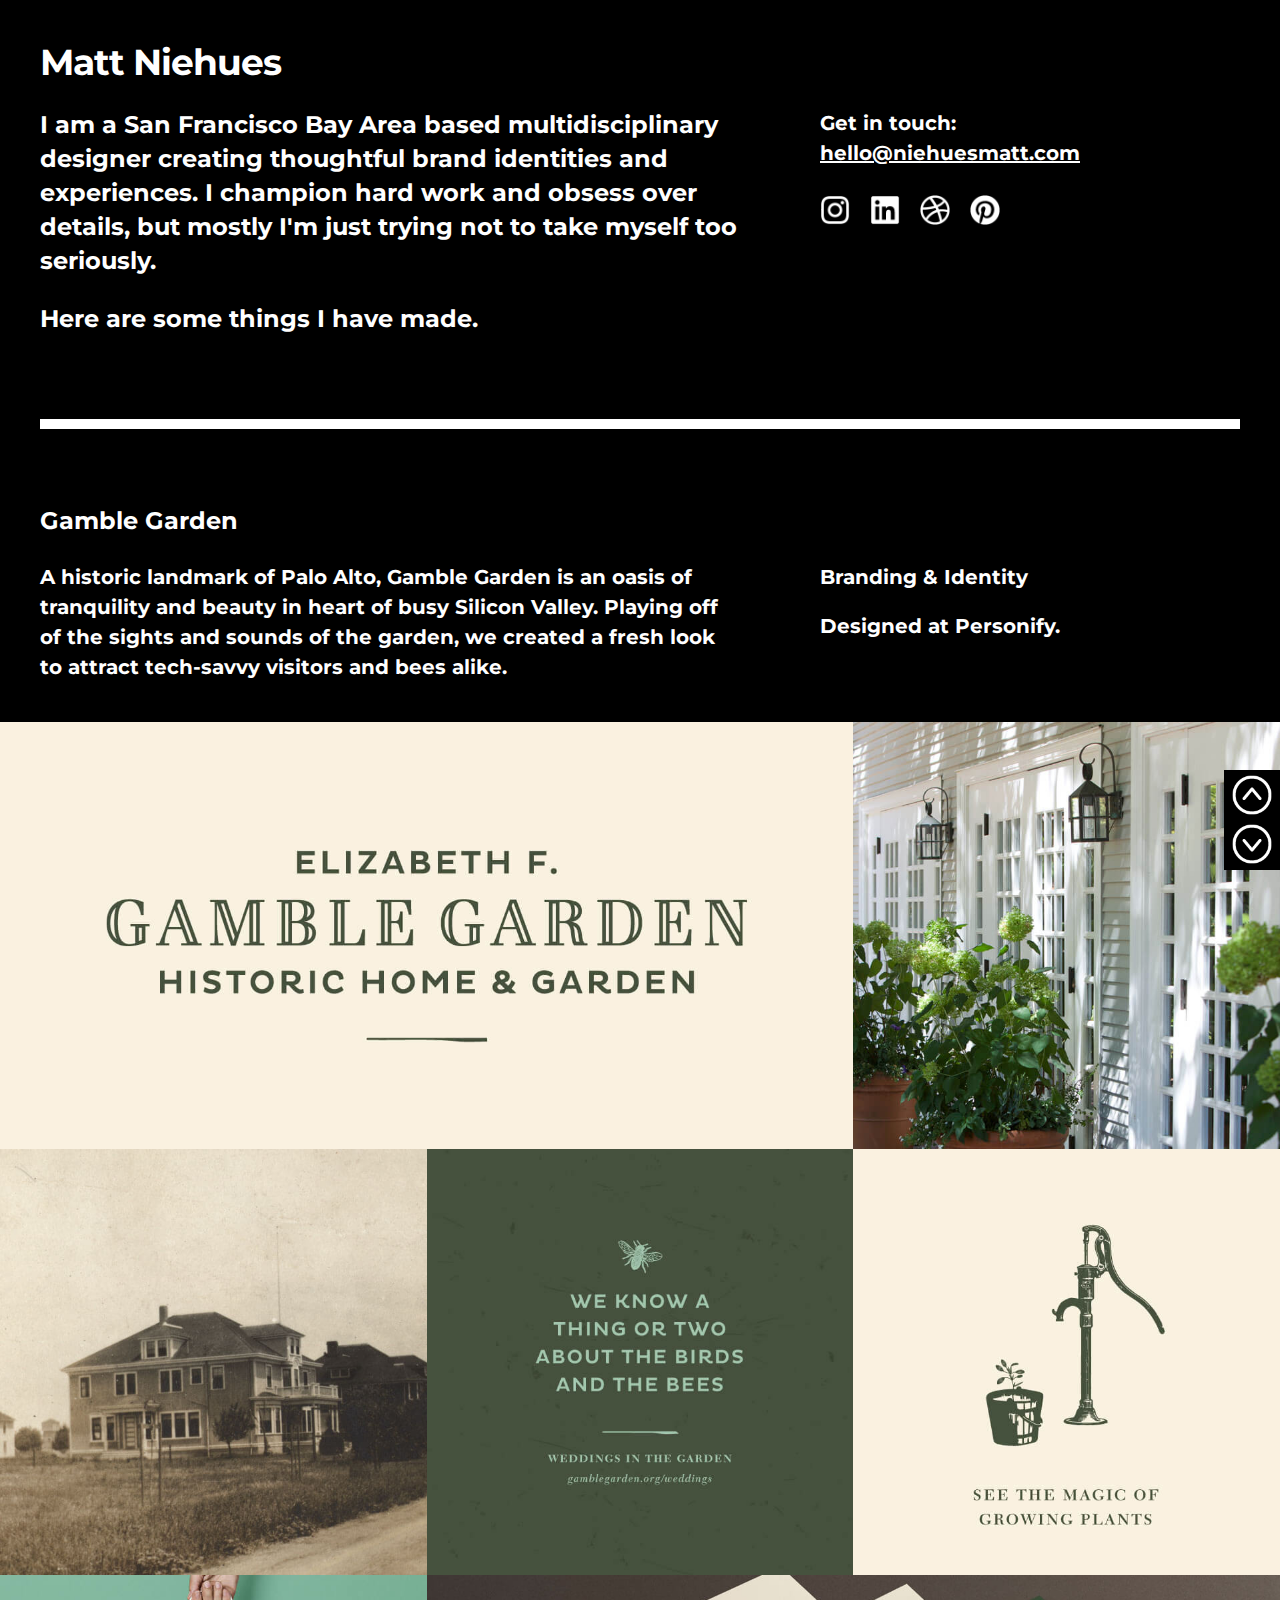
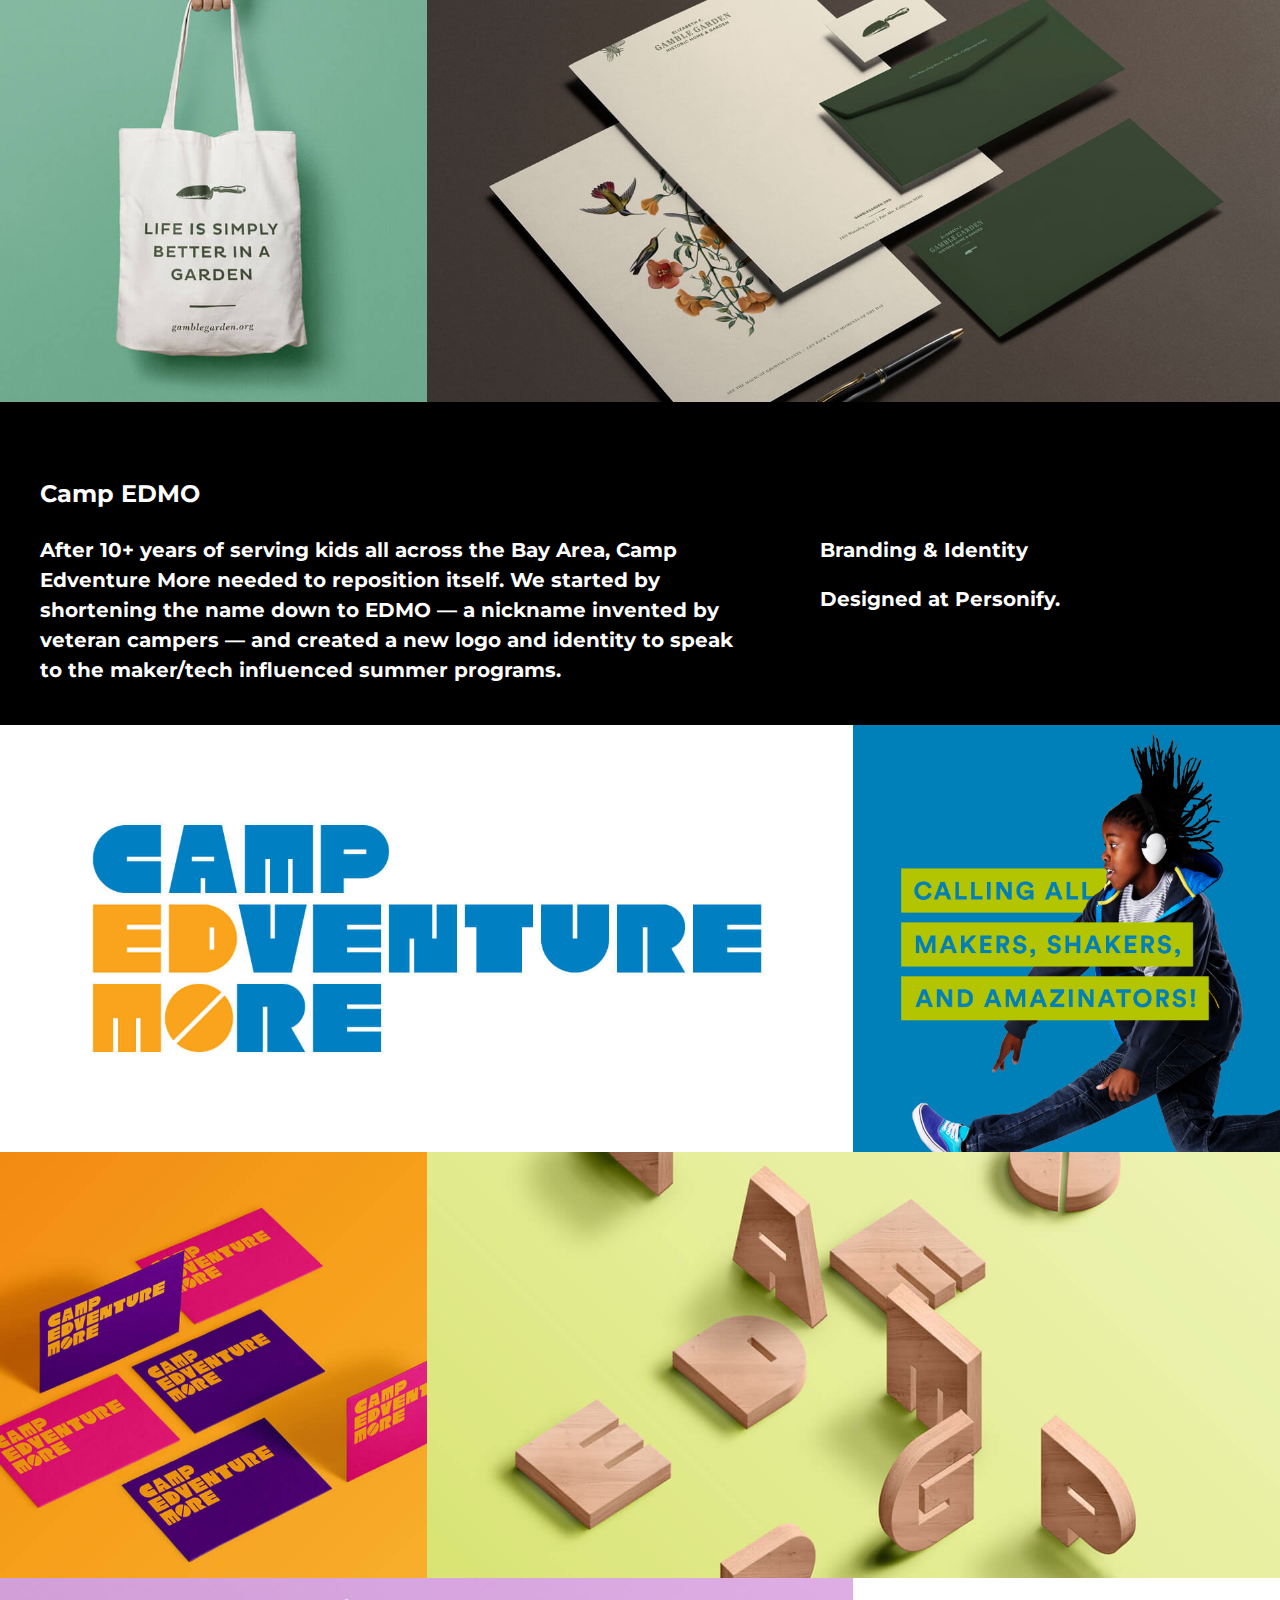
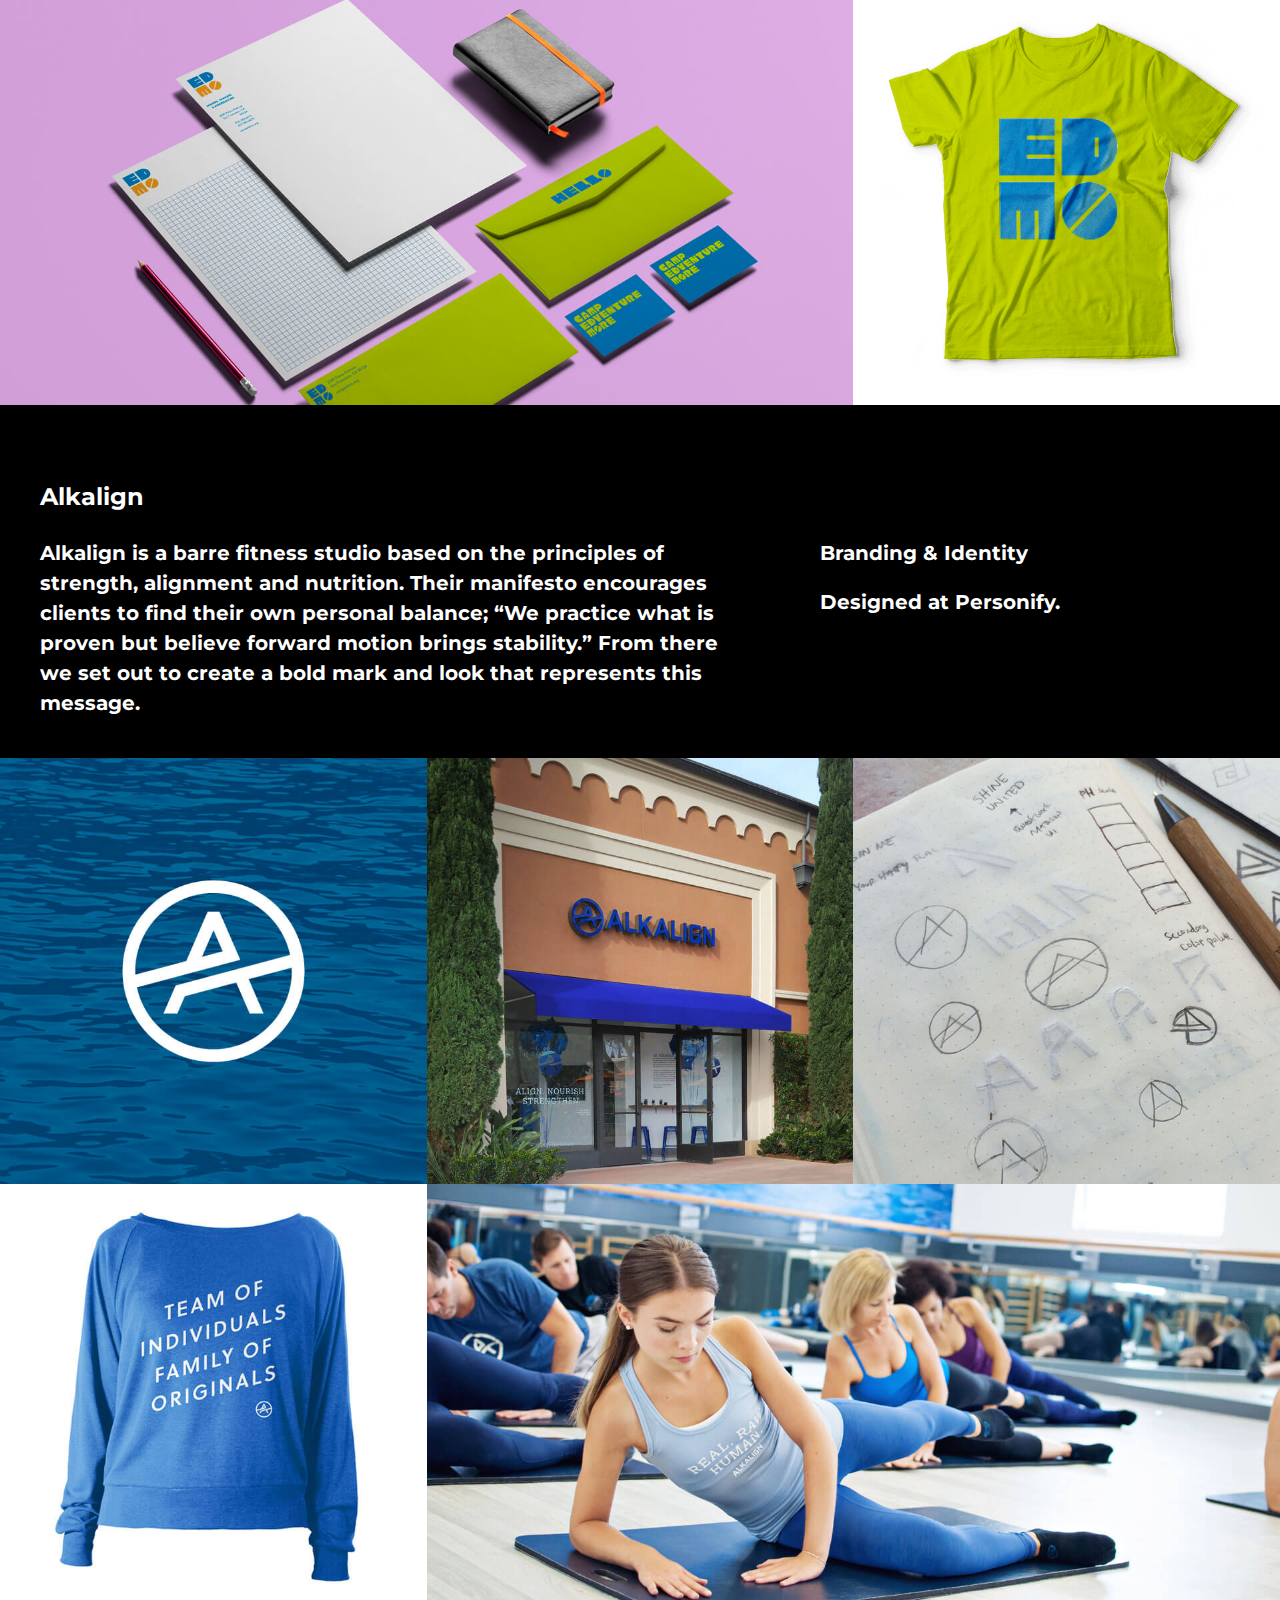
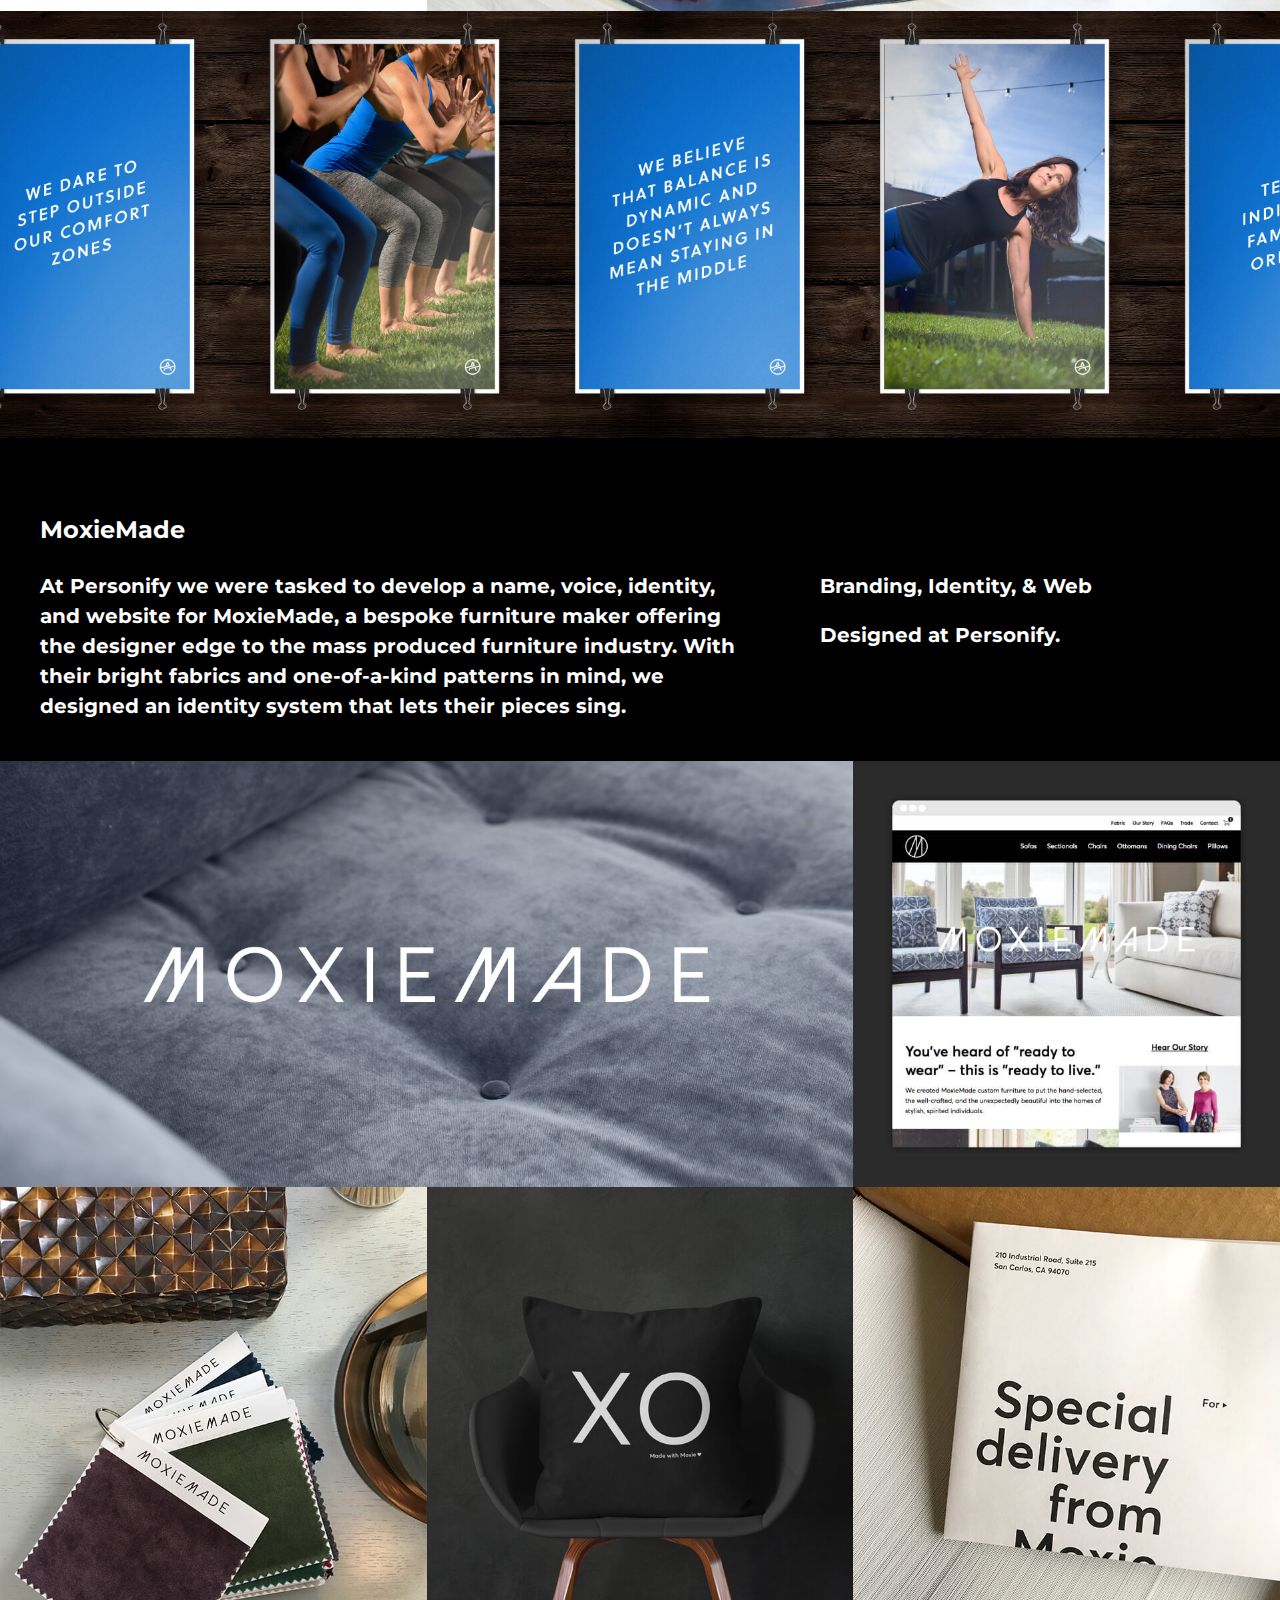
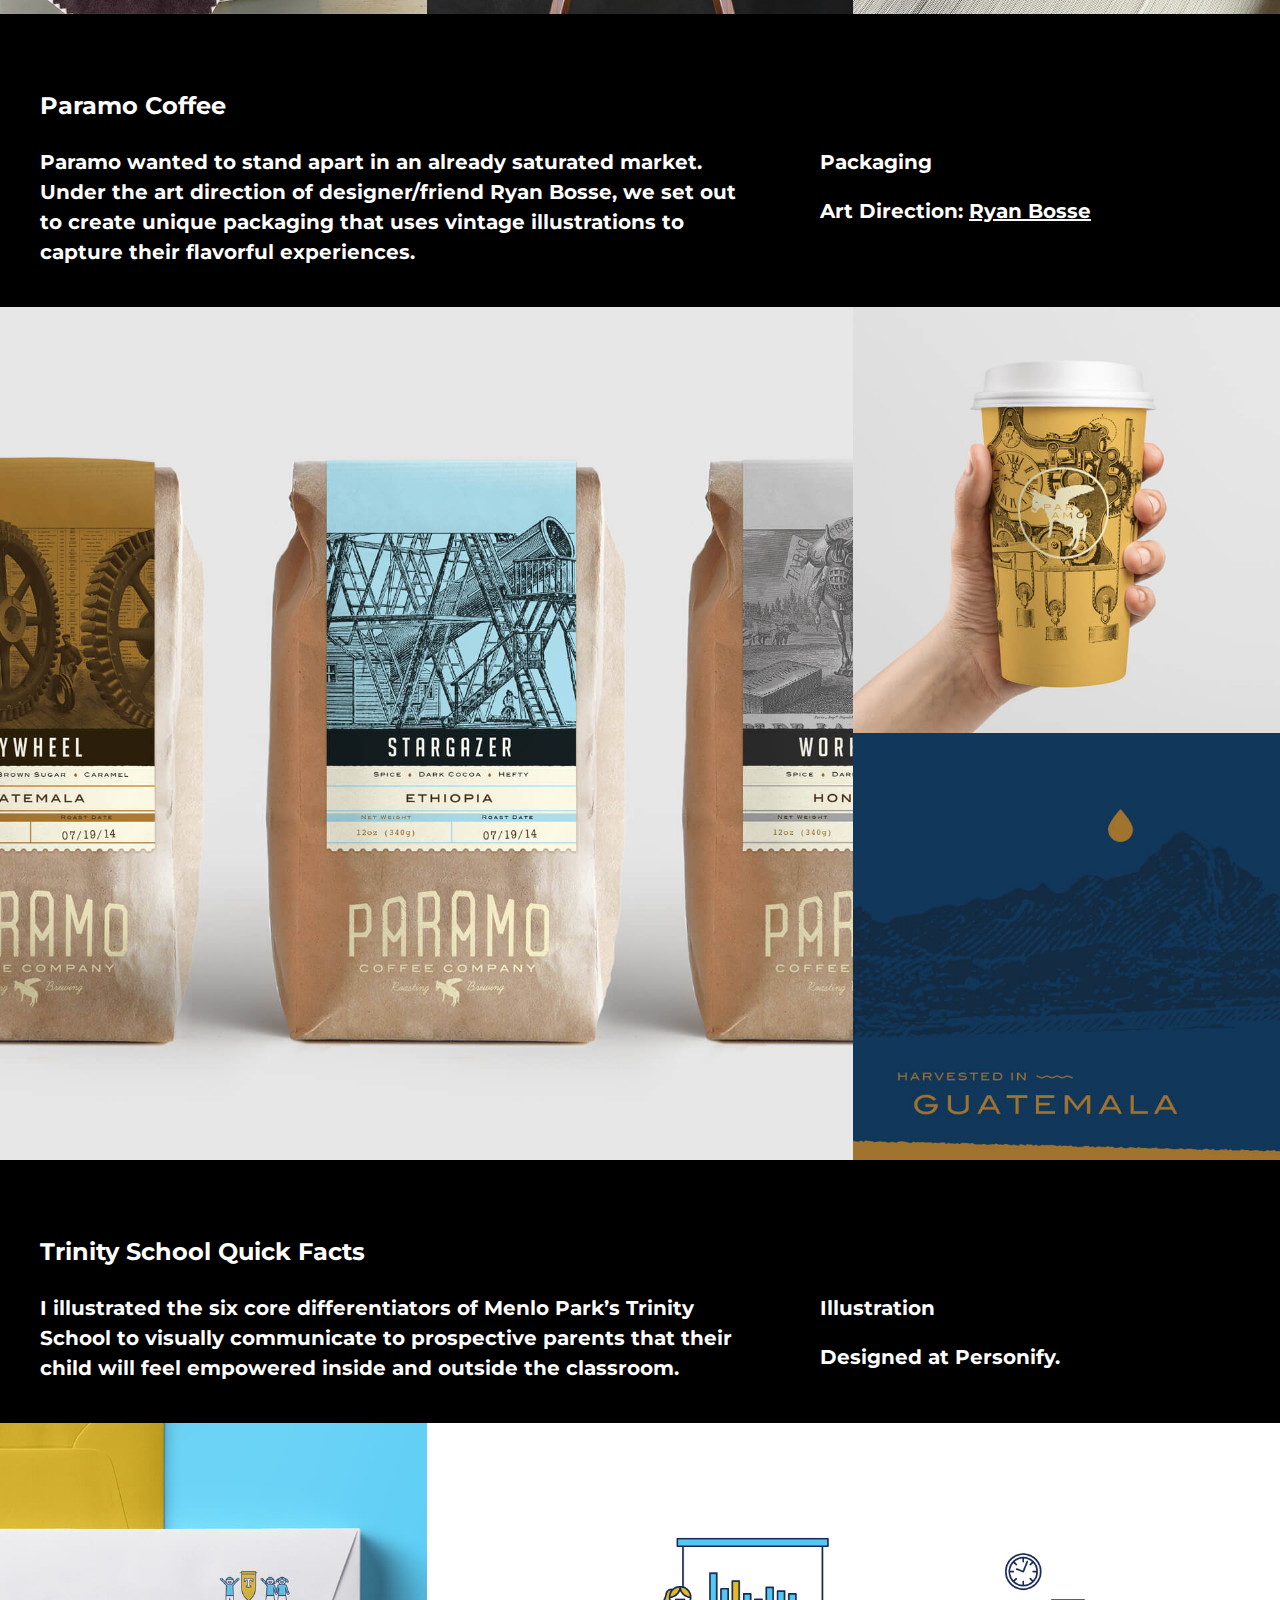
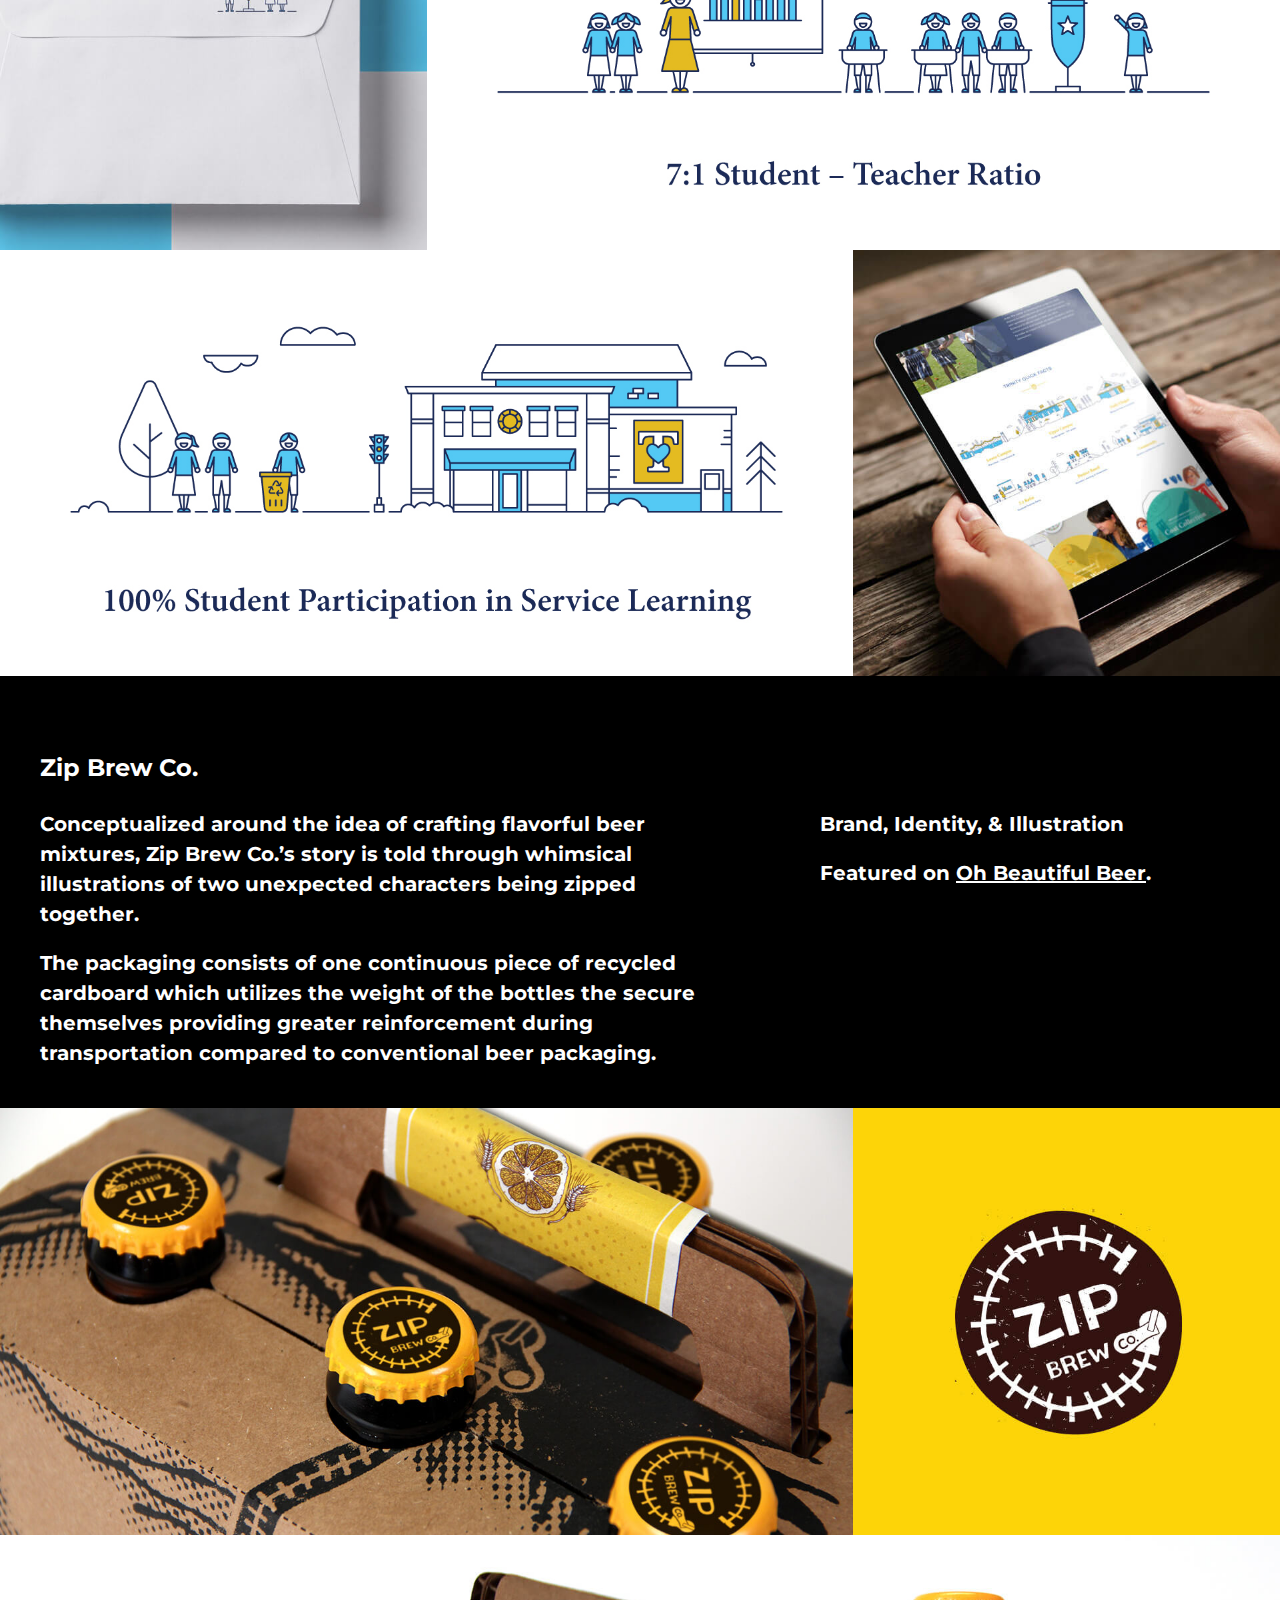
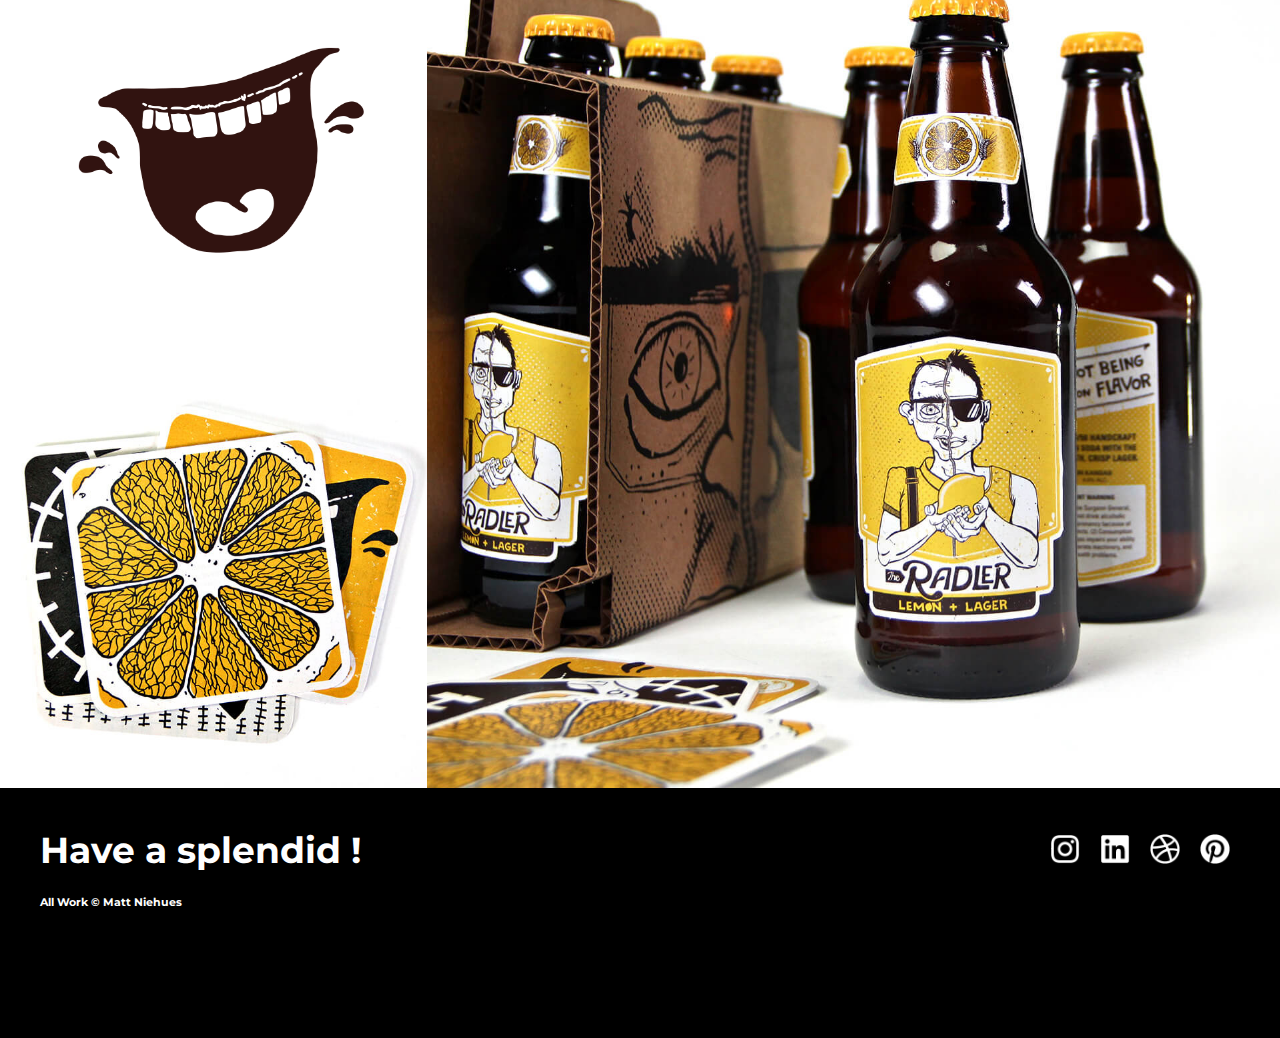
<file: index.html>
<!DOCTYPE html>
<html lang="en">
<head>
  <meta charset="utf-8">
  <title>Matt Niehues</title>
  <meta name="description" content="Matt Niehues is a San Francisco Bay Area based multidisciplinary designer and creative problem solver. This is his portfolio.">
  <meta name="viewport" content="width=device-width, initial-scale=1">
  <link rel="stylesheet" href="css/normalize.css">
  <link rel="stylesheet" href="css/styles.css">
  <link rel="shortcut icon" href="images/icons/favicon.ico" type="image/x-icon">
  <link rel="icon" href="images/icons/favicon.ico" type="image/x-icon">
  <link href="https://fonts.googleapis.com/css?family=Montserrat" rel="stylesheet">

</head>
  <body>

    <div class="nav-arrows hidden-mobile">
      <img class="previous" src="images/icons/ArrowUp.png">
      <img class="next" src="images/icons/ArrowDown.png">
    </div>

    <header class="col-1-1 section">
      <div class="wrapper">
        <div class="col-3-5">
          <h1 id="home">Matt Niehues</h1>
          <h3>I am a San Francisco Bay Area based multidisciplinary designer creating thoughtful brand identities and experiences. I champion hard work and obsess over details, but mostly I'm just trying not to take myself too seriously.</h3>
          <h3>Here are some things I have made.</h3>
          <br />
        </div>
        <div class="col-2-5">
          <h1 class="hidden-mobile">&nbsp;</h1>
          <h4>Get in touch: <br /><a class="selected" href="mailto:hello@niehuesmatt.com">hello@niehuesmatt.com</a></h4>
          <ul class="social">
            <li><a href="https://www.instagram.com/matt_kneehouse/" target="_blank"><img class="swap" data-bw="images/icons/instagram.png" data-c="images/icons/instagram_c.png" src="images/icons/instagram.png"></a></li>
            <li><a href="https://www.linkedin.com/in/maniehues" target="_blank"><img class="swap" data-bw="images/icons/linkedIn.png" data-c="images/icons/linkedIn_c.png" src="images/icons/linkedIn.png"></a></li>
            <li><a href=" https://dribbble.com/mattniehues" target="_blank"><img class="swap" data-bw="images/icons/dribbble.png" data-c="images/icons/dribbble_c.png" src="images/icons/dribbble.png"></a></li>
            <li><a href="https://www.pinterest.com/matt7263/" target="_blank"><img class="swap" data-bw="images/icons/pinterest.png" data-c="images/icons/pinterest_c.png" src="images/icons/pinterest.png"></a></li>
          </ul>
        </div>
      </div>
    </header>

    <div class="separator">
      <div class="white-line"></div>
    </div>

    <div class="description section">
      <div class="wrapper">
        <div class="col-3-5">
          <h3>Gamble Garden</h3>
          <h4>A historic landmark of Palo Alto, Gamble Garden is an oasis of tranquility and beauty in heart of busy Silicon Valley. Playing off of the sights and sounds of the garden, we created a fresh look to attract tech-savvy visitors and bees alike.</h4>
        </div>
        <div class="col-2-5">
          <h3>&nbsp;</h3>
          <h4>Branding & Identity</h4>
          <br>
          <h4>Designed at Personify.</h4>
        </div>
      </div>
    </div>

    <!-- gamble -->
    <section class="col-2-3 image">
      <img src="images/Gamble/Gamble_2.jpg">
    </section>
    <section class="col-1-3 image">
      <img src="images/Gamble/Gamble_1.jpg">
    </section>
    <section class="col-1-3 image">
      <img src="images/Gamble/Gamble_3.jpg">
    </section>
    <section class="col-1-3 image">
      <img src="images/Gamble/Gamble_4.jpg">
    </section>
    <section class="col-1-3 image">
      <img src="images/Gamble/Gamble_5.jpg">
    </section>
    <section class="col-1-3 image">
      <img src="images/Gamble/Gamble_7.jpg">
    </section>
    <section class="col-2-3 image">
      <img src="images/Gamble/Gamble_6.jpg">
    </section>

    <div style="clear: both;"></div>

    <div class="description section">
      <div class="wrapper">
        <div class="col-3-5">
          <h3>Camp EDMO</h3>
          <h4>After 10+ years of serving kids all across the Bay Area, Camp Edventure More needed to reposition itself. We started by shortening the name down to EDMO — a nickname invented by veteran campers — and created a new logo and identity to speak to the maker/tech influenced summer programs.</h4>
        </div>
        <div class="col-2-5">
          <h3>&nbsp;</h3>
          <h4>Branding & Identity</h4>
          <br>
          <h4>Designed at Personify.</h4>
        </div>
      </div>
    </div>

    <!-- EDMO -->
    <section class="col-2-3 image">
      <img src="images/EDMO/EDMO_1.jpg">
    </section>
    <section class="col-1-3 image">
      <img src="images/EDMO/EDMO_2.jpg">
    </section>
    <section class="col-1-3 image">
      <img src="images/EDMO/EDMO_6.jpg">
    </section>
    <section class="col-2-3 image">
      <img src="images/EDMO/EDMO_4.jpg">
    </section>
    <section class="col-2-3 image">
      <img src="images/EDMO/EDMO_5.jpg">
    </section>
    <section class="col-1-3 image">
      <img src="images/EDMO/EDMO_3.gif">
    </section>

    <div style="clear: both;"></div>

    <div class="description section">
      <div class="wrapper">
        <div class="col-3-5">
          <h3>Alkalign</h3>
          <h4>Alkalign is a barre fitness studio based on the principles of strength, alignment and nutrition. Their manifesto encourages clients to find their own personal balance; “We practice what is proven but believe forward motion brings stability.” From there we set out to create a bold mark and look that represents this message.</h4>
        </div>
        <div class="col-2-5">
          <h3>&nbsp;</h3>
          <h4>Branding & Identity</h4>
          <br>
          <h4>Designed at Personify.</h4>
        </div>
      </div>
    </div>

    <!-- alkalign -->
    <section class="col-1-3 image">
      <img src="images/Alkalign/Alkalign_1.jpg">
    </section>
    <section class="col-1-3 image">
      <img src="images/Alkalign/Alkalign_2.jpg">
    </section>
    <section class="col-1-3 image">
      <img src="images/Alkalign/Alkalign_3.jpg">
    </section>
    <section class="col-1-3 image">
      <img src="images/Alkalign/Alkalign_4.jpg">
    </section>
    <section class="col-2-3 image">
      <img src="images/Alkalign/Alkalign_5.jpg">
    </section>
    <section class="col-1-1 image">
      <img src="images/Alkalign/Alkalign_6.jpg">
    </section>

    <div style="clear: both;"></div>

    <div class="description section">
      <div class="wrapper">
        <div class="col-3-5">
          <h3>MoxieMade</h3>
          <h4>At Personify we were tasked to develop a name, voice, identity, and website for MoxieMade, a bespoke furniture maker offering the designer edge to the mass produced furniture industry. With their bright fabrics and one-of-a-kind patterns in mind, we designed an identity system that lets their pieces sing.</h4>
        </div>
        <div class="col-2-5">
          <h3>&nbsp;</h3>
          <h4>Branding, Identity, & Web</h4>
          <br>
          <h4>Designed at Personify.</h4>
        </div>
      </div>
    </div>

    <!-- moxie -->
    <section class="col-2-3 image">
      <img src="images/Moxie/Moxie_1.jpg">
    </section>
    <section class="col-1-3 image">
      <img src="images/Moxie/Moxie_2.jpg">
    </section>
    <section class="col-1-3 image">
      <img src="images/Moxie/Moxie_3.jpg">
    </section>
    <section class="col-1-3 image">
      <img src="images/Moxie/Moxie_4.jpg">
    </section>
    <section class="col-1-3 image">
      <img src="images/Moxie/Moxie_5.jpg">
    </section>

    <div style="clear: both;"></div>

    <div class="description section">
      <div class="wrapper">
        <div class="col-3-5">
          <h3>Paramo Coffee</h3>
          <h4>Paramo wanted to stand apart in an already saturated market. Under the art direction of designer/friend Ryan Bosse, we set out to create unique packaging that uses vintage illustrations to capture their flavorful experiences.</h4>
        </div>
        <div class="col-2-5">
          <h3>&nbsp;</h3>
          <h4>Packaging</h4>
          <br>
          <h4>Art Direction: <a href="http://www.ryanbosse.com/#/paramo-coffee-company/" target="_blank">Ryan Bosse</a></h4>
        </div>
      </div>
    </div>

    <!-- paramo -->
    <section class="col-2-3 image">
      <img src="images/Paramo/Paramo_1.jpg">
    </section>
    <section class="col-1-3 image">
      <img src="images/Paramo/Paramo_2.jpg">
    </section>
    <section class="col-1-3 image">
      <img src="images/Paramo/Paramo_3.jpg">
    </section>

    <div style="clear: both;"></div>

    <div class="description section">
      <div class="wrapper">
        <div class="col-3-5">
          <h3>Trinity School Quick Facts</h3>
          <h4>I illustrated the six core differentiators of Menlo Park’s Trinity School to visually communicate to prospective parents that their child will feel empowered inside and outside the classroom.</h4>
        </div>
        <div class="col-2-5">
          <h3>&nbsp;</h3>
          <h4>Illustration</h4>
          <br>
          <h4>Designed at Personify.</h4>
        </div>
      </div>
    </div>

    <!-- trinity -->
    <section class="col-1-3 image">
      <img src="images/Trinity/Trinity_1.jpg">
    </section>
    <section class="col-2-3 image">
      <img src="images/Trinity/Trinity_2.jpg">
    </section>
    <section class="col-2-3 image">
      <img src="images/Trinity/Trinity_3.jpg">
    </section>
    <section class="col-1-3 image">
      <img src="images/Trinity/Trinity_4.jpg">
    </section>

    <div style="clear: both;"></div>

    <div class="description section">
      <div class="wrapper">
        <div class="col-3-5">
          <h3>Zip Brew Co.</h3>
          <h4>Conceptualized around the idea of crafting flavorful beer mixtures, Zip Brew Co.’s story is told through whimsical illustrations of two unexpected characters being zipped together.</h4>
          <br>
          <h4>The packaging consists of one continuous piece of recycled cardboard which utilizes the weight of the bottles the secure themselves providing greater reinforcement during transportation compared to conventional beer packaging.</h4>
        </div>
        <div class="col-2-5">
          <h3>&nbsp;</h3>
          <h4>Brand, Identity, & Illustration</h4>
          <br>
          <h4>Featured on <a href="http://www.ohbeautifulbeer.com/2013/07/zip-brew-co/" target="_blank">Oh Beautiful Beer</a>.</h4>
        </div>
      </div>
    </div>

    <!-- zip brew -->
    <section class="col-2-3 image">
      <img src="images/Zip/ZipBrew_1.jpg">
    </section>
    <section class="col-1-3 image">
      <img src="images/Zip/ZipBrew_2.jpg">
    </section>
    <section class="col-1-3 image">
      <img src="images/Zip/ZipBrew_3.gif">
    </section>
    <section class="col-2-3 image" style="float: right;">
      <img src="images/Zip/ZipBrew_4.jpg">
    </section>
    <section class="col-1-3 image">
      <img src="images/Zip/ZipBrew_5.jpg">
    </section>



    <footer class="col-1-1 section">
      <div class="wrapper">
        <h1>Have a splendid <span class="day"></span>!</h1>
        <ul class="social">
          <li><a href="https://www.instagram.com/matt_kneehouse/" target="_blank"><img class="swap" data-bw="images/icons/instagram.png" data-c="images/icons/instagram_c.png" src="images/icons/instagram.png"></a></li>
          <li><a href="https://www.linkedin.com/in/maniehues" target="_blank"><img class="swap" data-bw="images/icons/linkedIn.png" data-c="images/icons/linkedIn_c.png" src="images/icons/linkedIn.png"></a></li>
          <li><a href=" https://dribbble.com/mattniehues" target="_blank"><img class="swap" data-bw="images/icons/dribbble.png" data-c="images/icons/dribbble_c.png" src="images/icons/dribbble.png"></a></li>
          <li><a href="https://www.pinterest.com/matt7263/" target="_blank"><img class="swap" data-bw="images/icons/pinterest.png" data-c="images/icons/pinterest_c.png" src="images/icons/pinterest.png"></a></li>
        </ul>
        <h6>All Work © Matt Niehues</h6>
      </div>
    </footer>

    <script src="https://code.jquery.com/jquery-3.1.1.min.js" integrity="sha256-hVVnYaiADRTO2PzUGmuLJr8BLUSjGIZsDYGmIJLv2b8=" crossorigin="anonymous"></script>
    <script src="js/scrollify.min.js"></script>
    <script type="text/javascript">
      //http://jsfiddle.net/shlomohassid/6r1h687k/
      $(function(){

          var pagePositon = 0,
              sectionsSeclector = '.section',
              $scrollItems = $(sectionsSeclector),
              offsetTolorence = 30,
              pageMaxPosition = $scrollItems.length - 1;

          //Map the sections:
          $scrollItems.each(function(index,ele) { $(ele).attr("debog",index).data("pos",index); });

          // Bind to scroll
          $(window).bind('scroll',upPos);

          //Move on click:
          $('.nav-arrows img').click(function(e){
              if ($(this).hasClass('next') && pagePositon+1 <= pageMaxPosition) {
                  pagePositon++;
                  $('html, body').stop().animate({
                        scrollTop: $scrollItems.eq(pagePositon).offset().top
                  }, 300);
              }
              if ($(this).hasClass('previous') && pagePositon-1 >= 0) {
                  pagePositon--;
                  $('html, body').stop().animate({
                        scrollTop: $scrollItems.eq(pagePositon).offset().top
                    }, 300);
                  return false;
              }
          });

          function upPos(){
             var fromTop = $(this).scrollTop();
             var $cur = null;
              $scrollItems.each(function(index,ele){
                  if ($(ele).offset().top < fromTop + offsetTolorence) $cur = $(ele);
              });
             if ($cur != null && pagePositon != $cur.data('pos')) {
                 pagePositon = $cur.data('pos');
             }
          }

      });

      $(function() {

          var day = ["Sunday","Monday","Tuesday","Wednesday","Thursday","Friday","Saturday"][(new Date()).getDay()];
          $('.day').text(day);

          $('img.swap').hover(function () {
              this.src = $(this).data("c");
          }, function () {
              this.src = $(this).data("bw");
          });
          if (document.images) {
            img1 = new Image();
            img2 = new Image();
            img3 = new Image();
            img4 = new Image();

            img1.src = "http://niehuesmatt.com/images/icons/instagram_c.png";
            img2.src = "http://niehuesmatt.com/images/icons/linkedIn_c.png";
            img3.src = "http://niehuesmatt.com/images/icons/dribbble_c.png";
            img3.src = "http://niehuesmatt.com/images/icons/pinterest_c.png";
          }

      });

      window.mobilecheck = function() {
      var check = false;
      (function(a){if(/(android|bb\d+|meego).+mobile|avantgo|bada\/|blackberry|blazer|compal|elaine|fennec|hiptop|iemobile|ip(hone|od)|iris|kindle|lge |maemo|midp|mmp|mobile.+firefox|netfront|opera m(ob|in)i|palm( os)?|phone|p(ixi|re)\/|plucker|pocket|psp|series(4|6)0|symbian|treo|up\.(browser|link)|vodafone|wap|windows ce|xda|xiino/i.test(a)||/1207|6310|6590|3gso|4thp|50[1-6]i|770s|802s|a wa|abac|ac(er|oo|s\-)|ai(ko|rn)|al(av|ca|co)|amoi|an(ex|ny|yw)|aptu|ar(ch|go)|as(te|us)|attw|au(di|\-m|r |s )|avan|be(ck|ll|nq)|bi(lb|rd)|bl(ac|az)|br(e|v)w|bumb|bw\-(n|u)|c55\/|capi|ccwa|cdm\-|cell|chtm|cldc|cmd\-|co(mp|nd)|craw|da(it|ll|ng)|dbte|dc\-s|devi|dica|dmob|do(c|p)o|ds(12|\-d)|el(49|ai)|em(l2|ul)|er(ic|k0)|esl8|ez([4-7]0|os|wa|ze)|fetc|fly(\-|_)|g1 u|g560|gene|gf\-5|g\-mo|go(\.w|od)|gr(ad|un)|haie|hcit|hd\-(m|p|t)|hei\-|hi(pt|ta)|hp( i|ip)|hs\-c|ht(c(\-| |_|a|g|p|s|t)|tp)|hu(aw|tc)|i\-(20|go|ma)|i230|iac( |\-|\/)|ibro|idea|ig01|ikom|im1k|inno|ipaq|iris|ja(t|v)a|jbro|jemu|jigs|kddi|keji|kgt( |\/)|klon|kpt |kwc\-|kyo(c|k)|le(no|xi)|lg( g|\/(k|l|u)|50|54|\-[a-w])|libw|lynx|m1\-w|m3ga|m50\/|ma(te|ui|xo)|mc(01|21|ca)|m\-cr|me(rc|ri)|mi(o8|oa|ts)|mmef|mo(01|02|bi|de|do|t(\-| |o|v)|zz)|mt(50|p1|v )|mwbp|mywa|n10[0-2]|n20[2-3]|n30(0|2)|n50(0|2|5)|n7(0(0|1)|10)|ne((c|m)\-|on|tf|wf|wg|wt)|nok(6|i)|nzph|o2im|op(ti|wv)|oran|owg1|p800|pan(a|d|t)|pdxg|pg(13|\-([1-8]|c))|phil|pire|pl(ay|uc)|pn\-2|po(ck|rt|se)|prox|psio|pt\-g|qa\-a|qc(07|12|21|32|60|\-[2-7]|i\-)|qtek|r380|r600|raks|rim9|ro(ve|zo)|s55\/|sa(ge|ma|mm|ms|ny|va)|sc(01|h\-|oo|p\-)|sdk\/|se(c(\-|0|1)|47|mc|nd|ri)|sgh\-|shar|sie(\-|m)|sk\-0|sl(45|id)|sm(al|ar|b3|it|t5)|so(ft|ny)|sp(01|h\-|v\-|v )|sy(01|mb)|t2(18|50)|t6(00|10|18)|ta(gt|lk)|tcl\-|tdg\-|tel(i|m)|tim\-|t\-mo|to(pl|sh)|ts(70|m\-|m3|m5)|tx\-9|up(\.b|g1|si)|utst|v400|v750|veri|vi(rg|te)|vk(40|5[0-3]|\-v)|vm40|voda|vulc|vx(52|53|60|61|70|80|81|83|85|98)|w3c(\-| )|webc|whit|wi(g |nc|nw)|wmlb|wonu|x700|yas\-|your|zeto|zte\-/i.test(a.substr(0,4))) check = true;})(navigator.userAgent||navigator.vendor||window.opera);
      return check;
    };
    </script>

    <script>
      (function(i,s,o,g,r,a,m){i['GoogleAnalyticsObject']=r;i[r]=i[r]||function(){
      (i[r].q=i[r].q||[]).push(arguments)},i[r].l=1*new Date();a=s.createElement(o),
      m=s.getElementsByTagName(o)[0];a.async=1;a.src=g;m.parentNode.insertBefore(a,m)
      })(window,document,'script','https://www.google-analytics.com/analytics.js','ga');

      ga('create', 'UA-40295612-2', 'auto');
      ga('send', 'pageview');

    </script>

  </body>
</html>
</file>
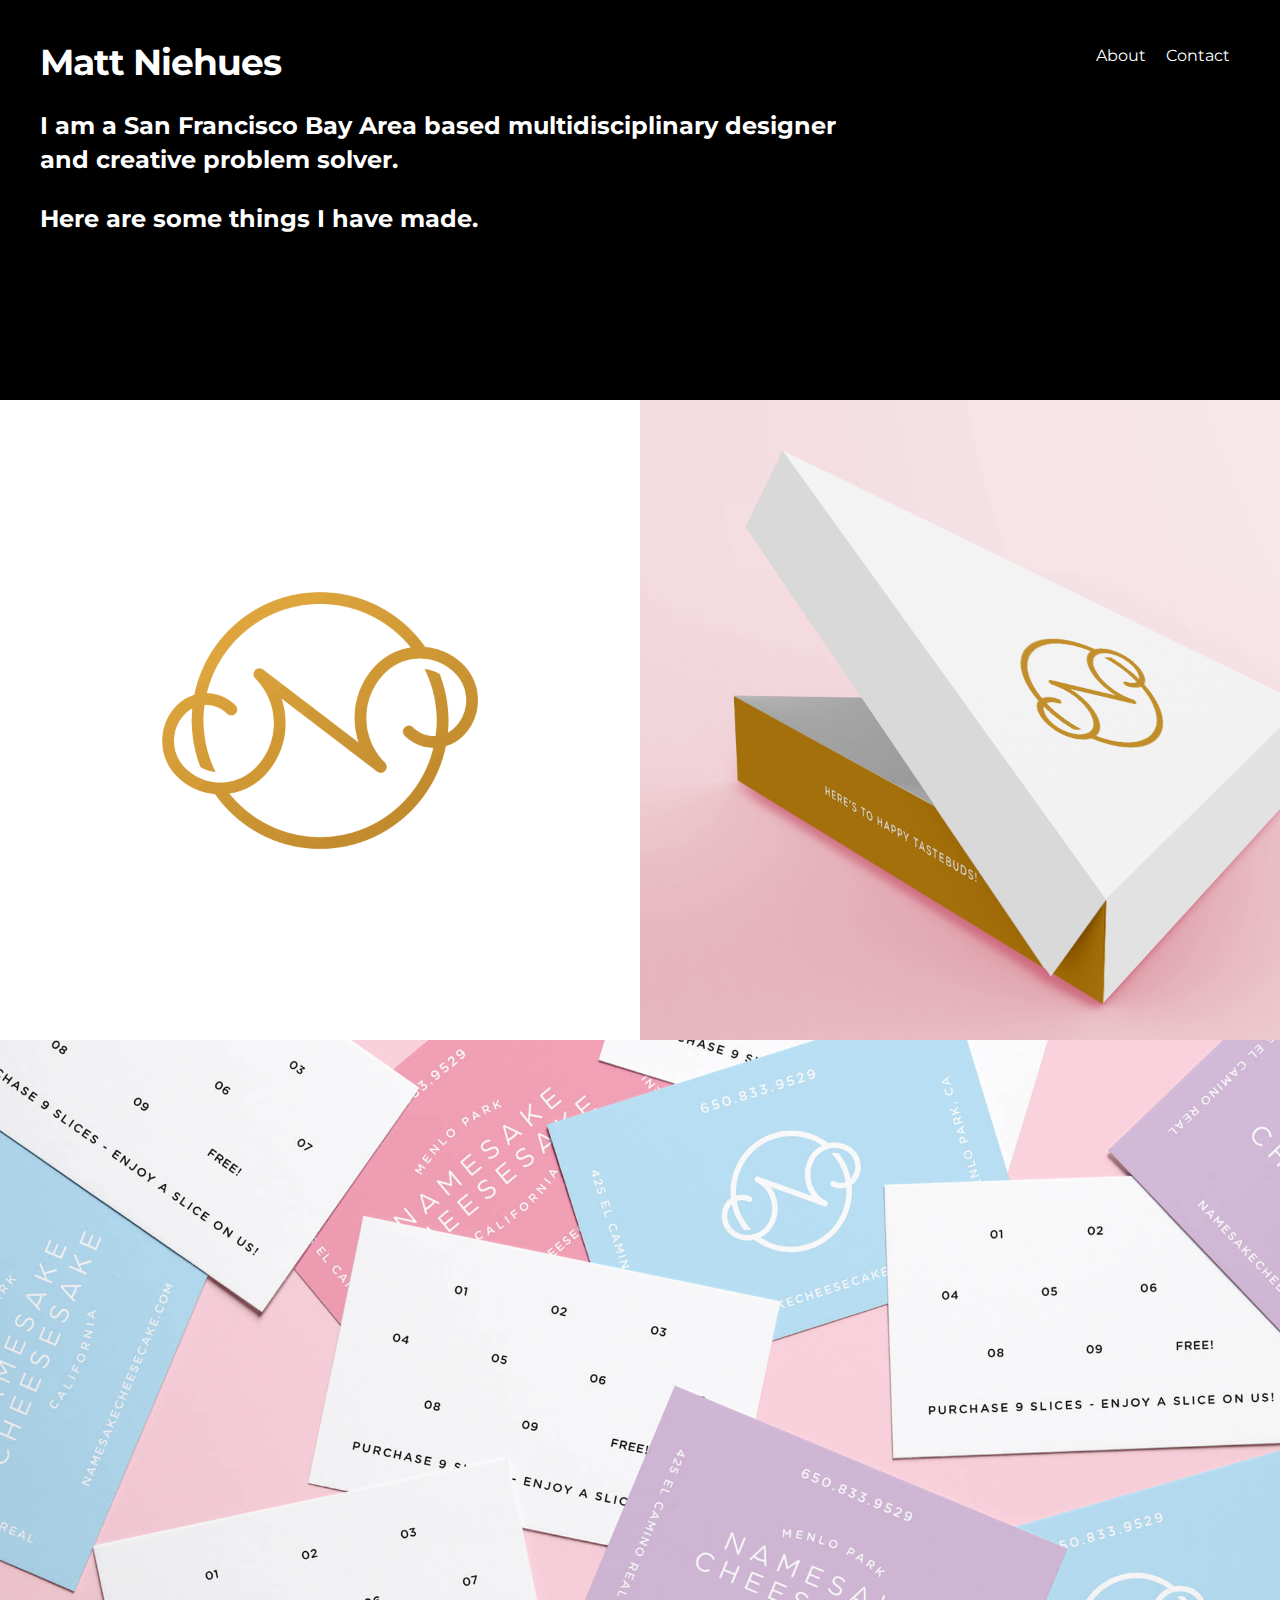
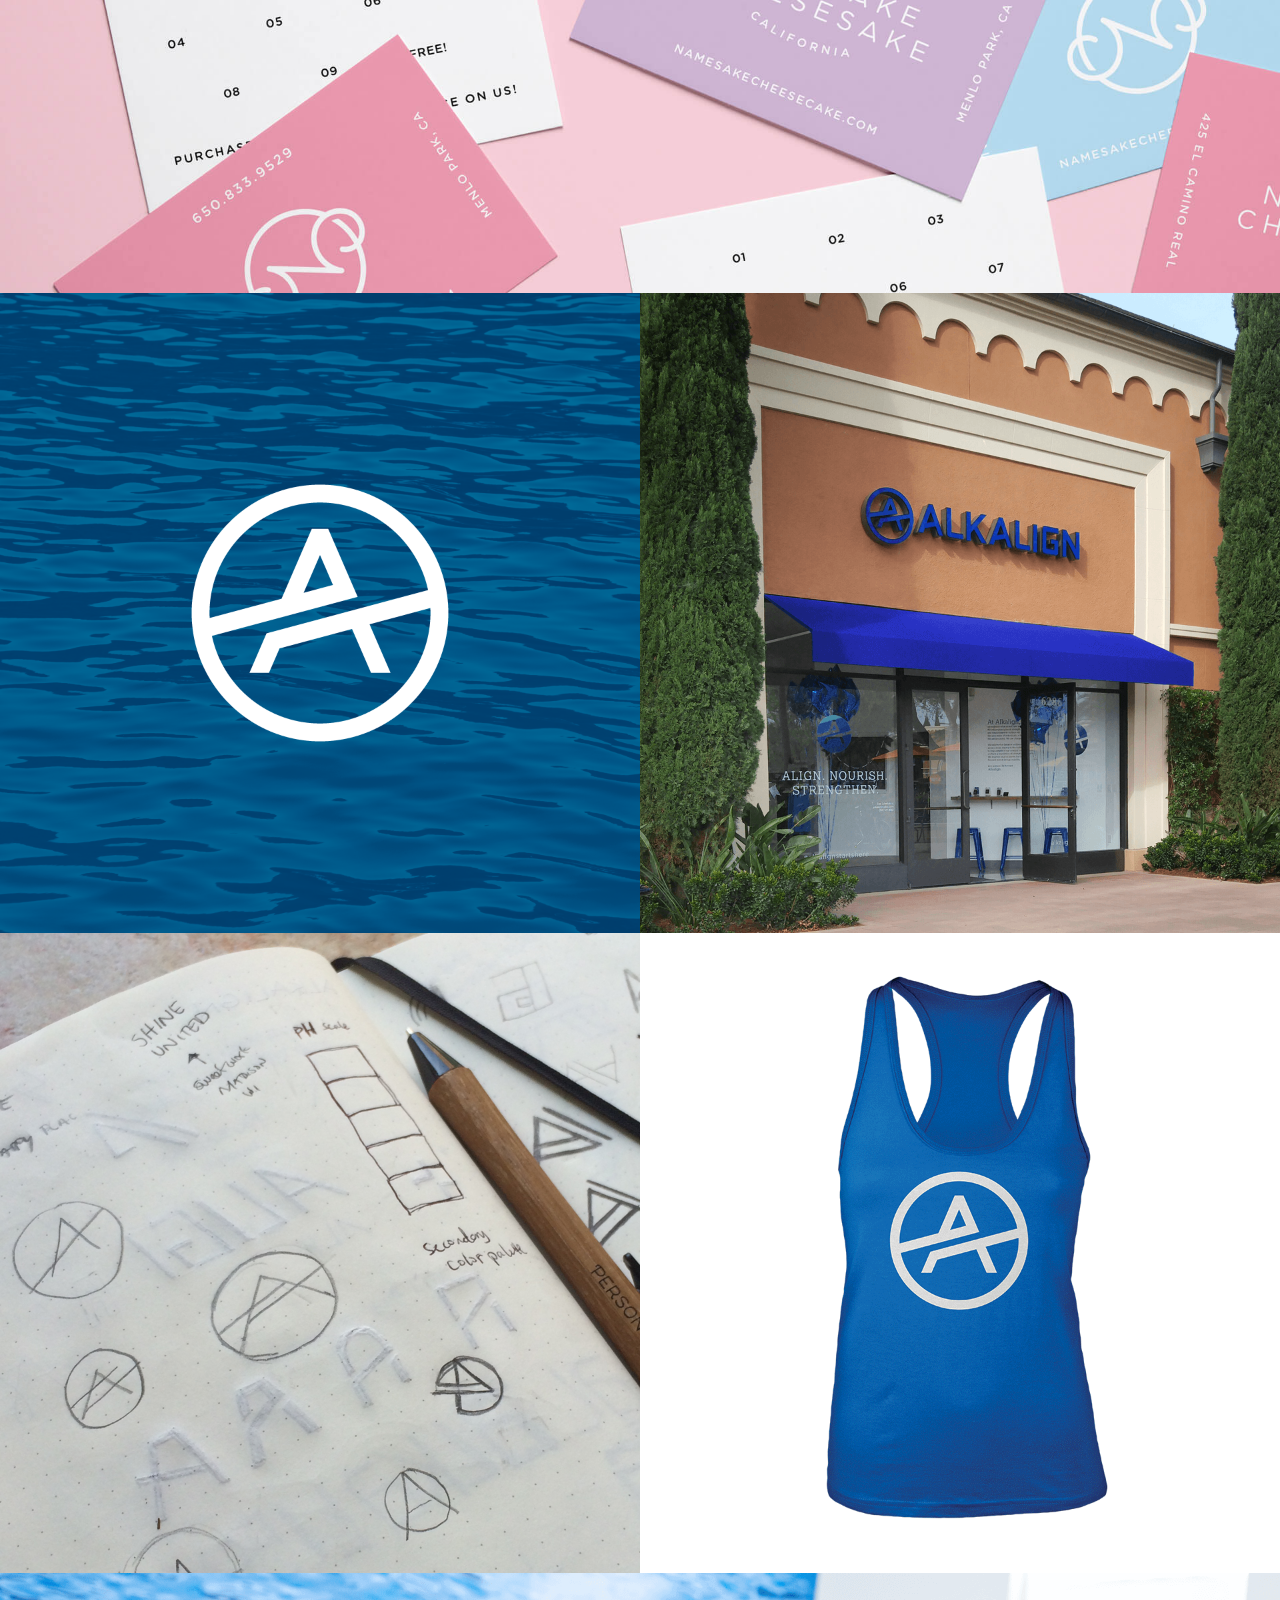
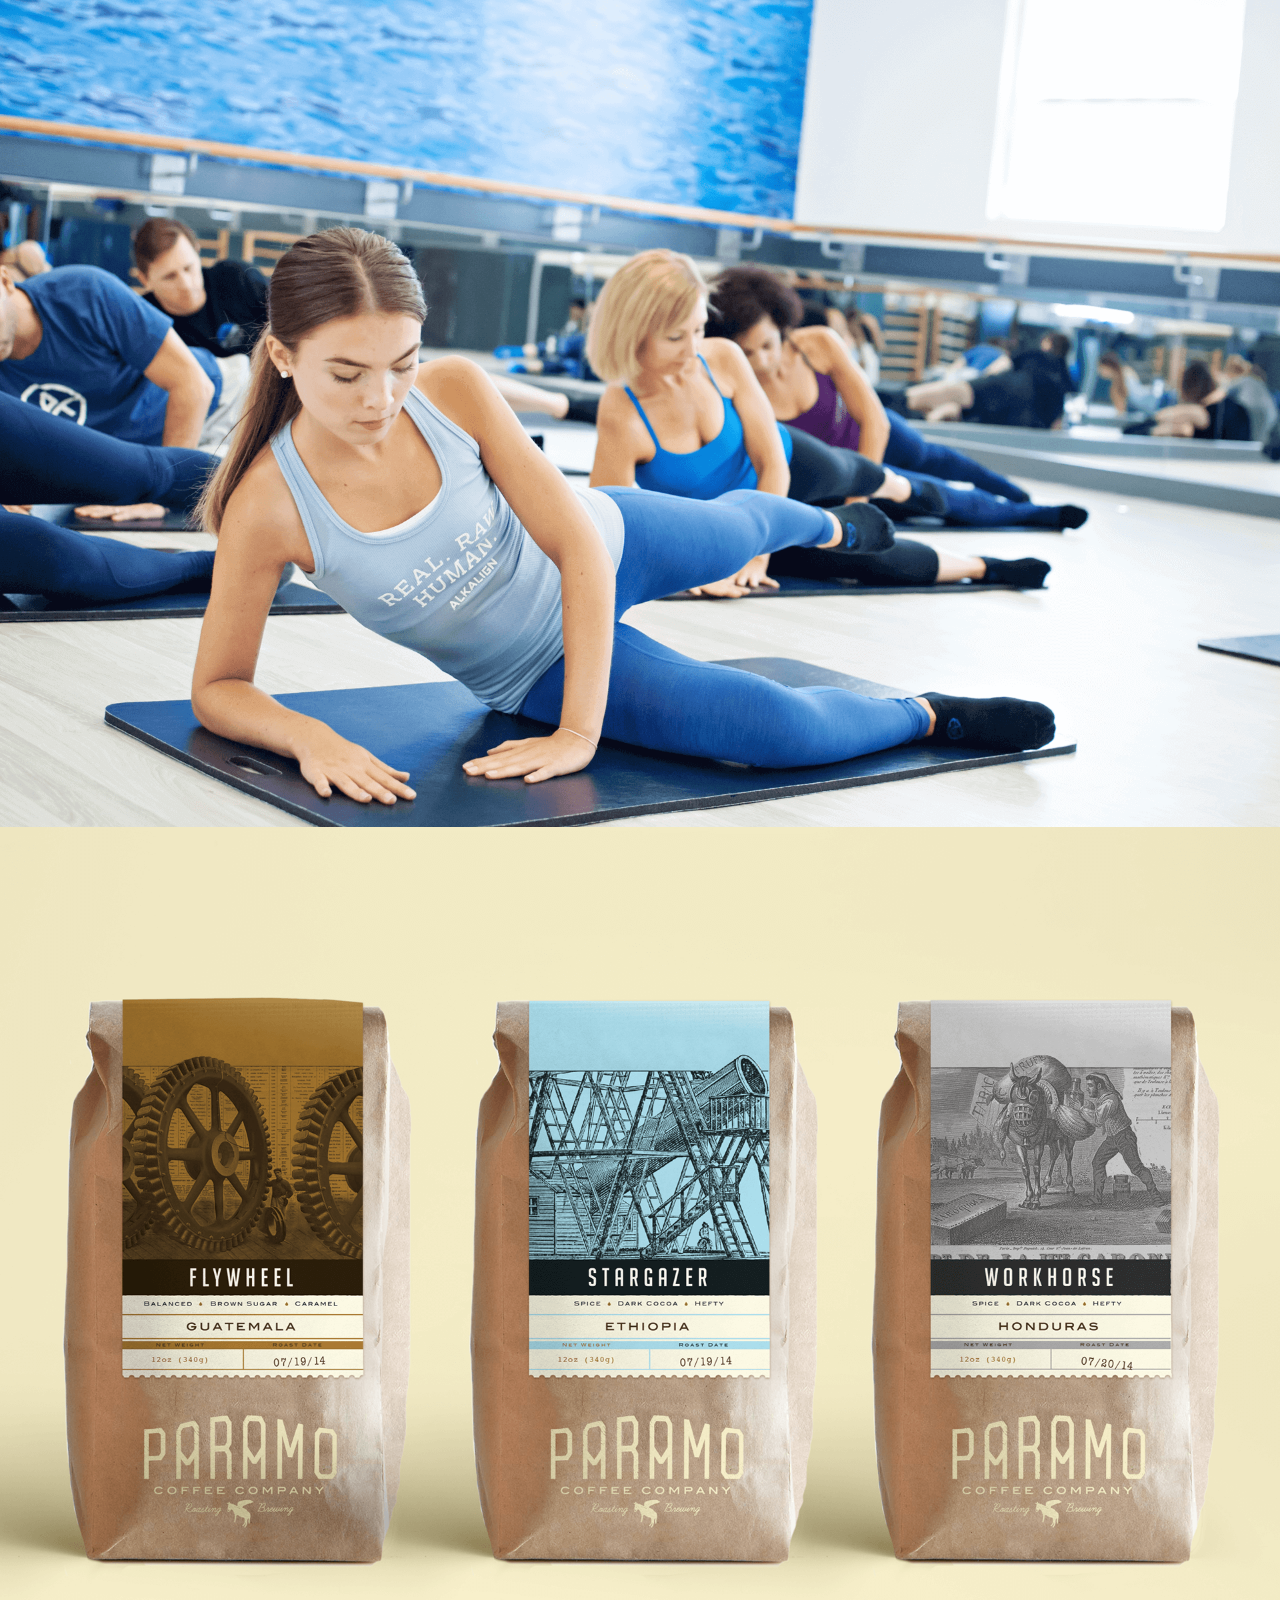
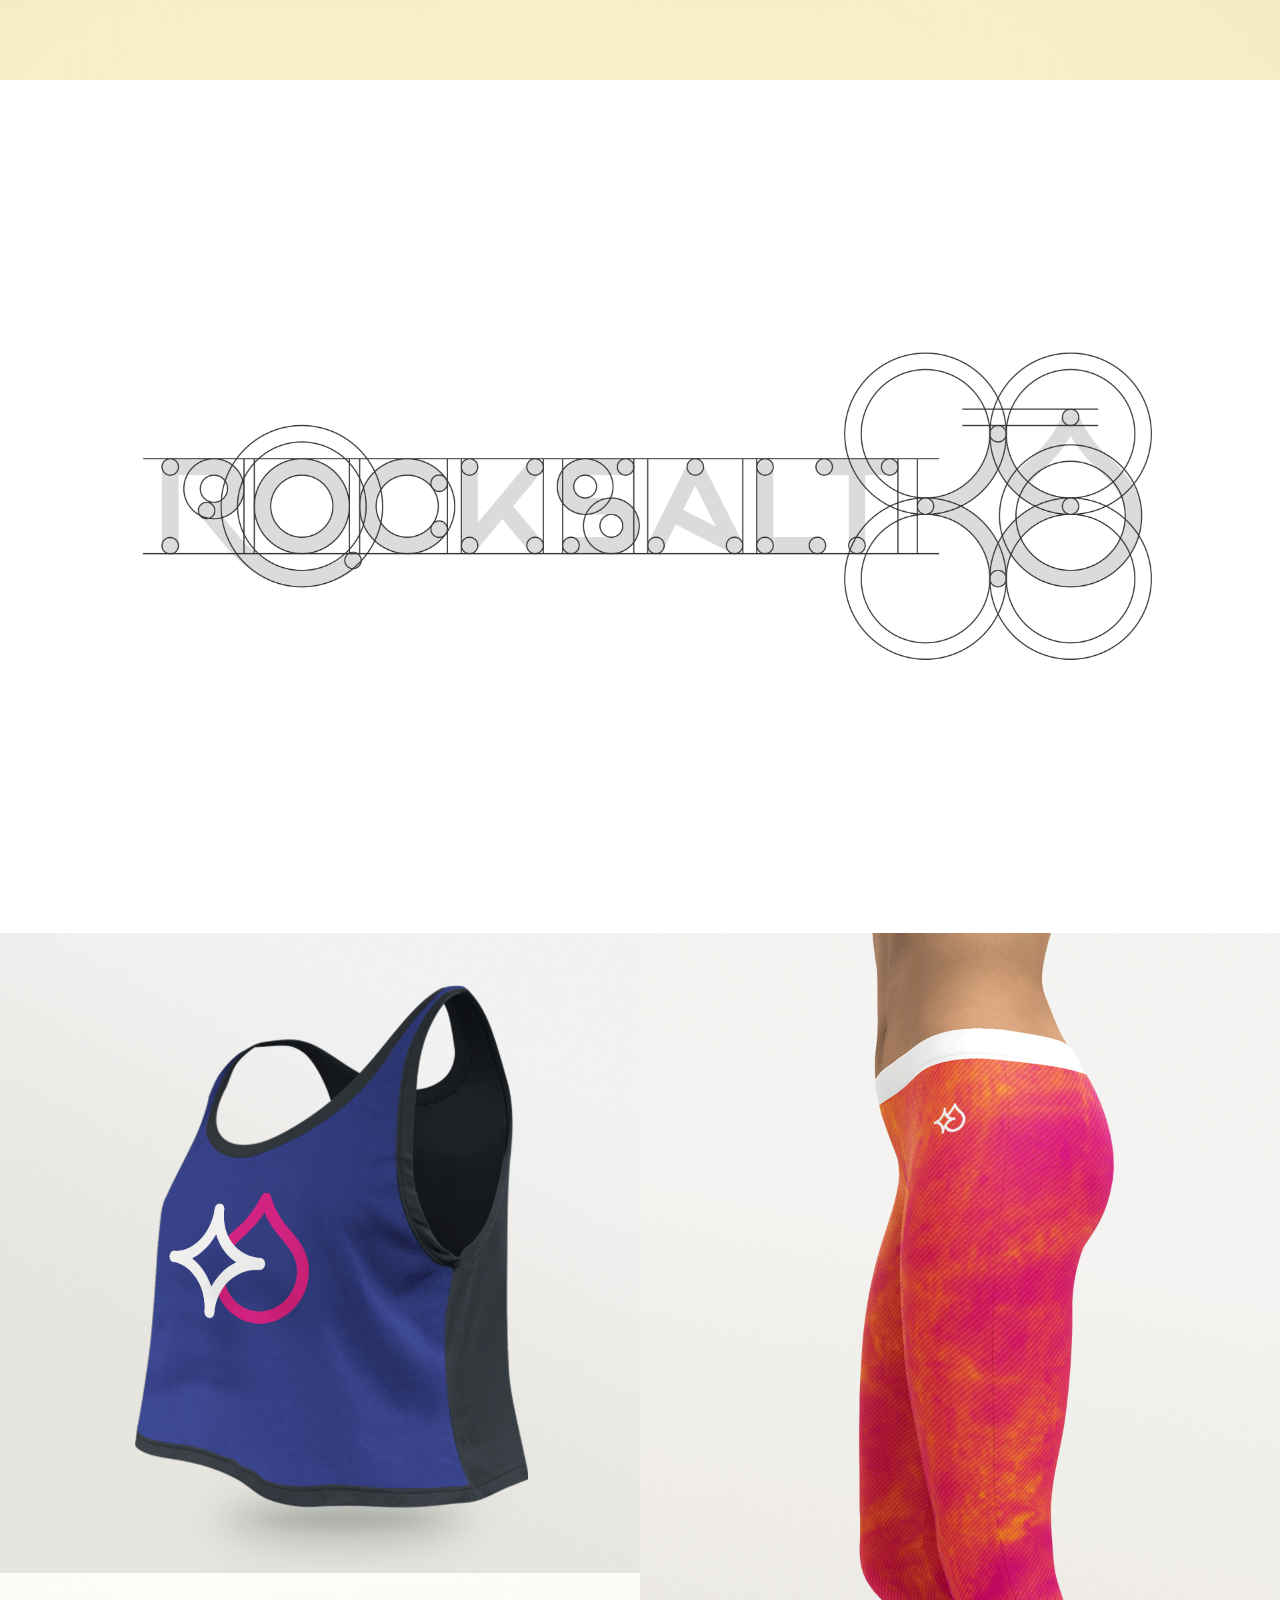
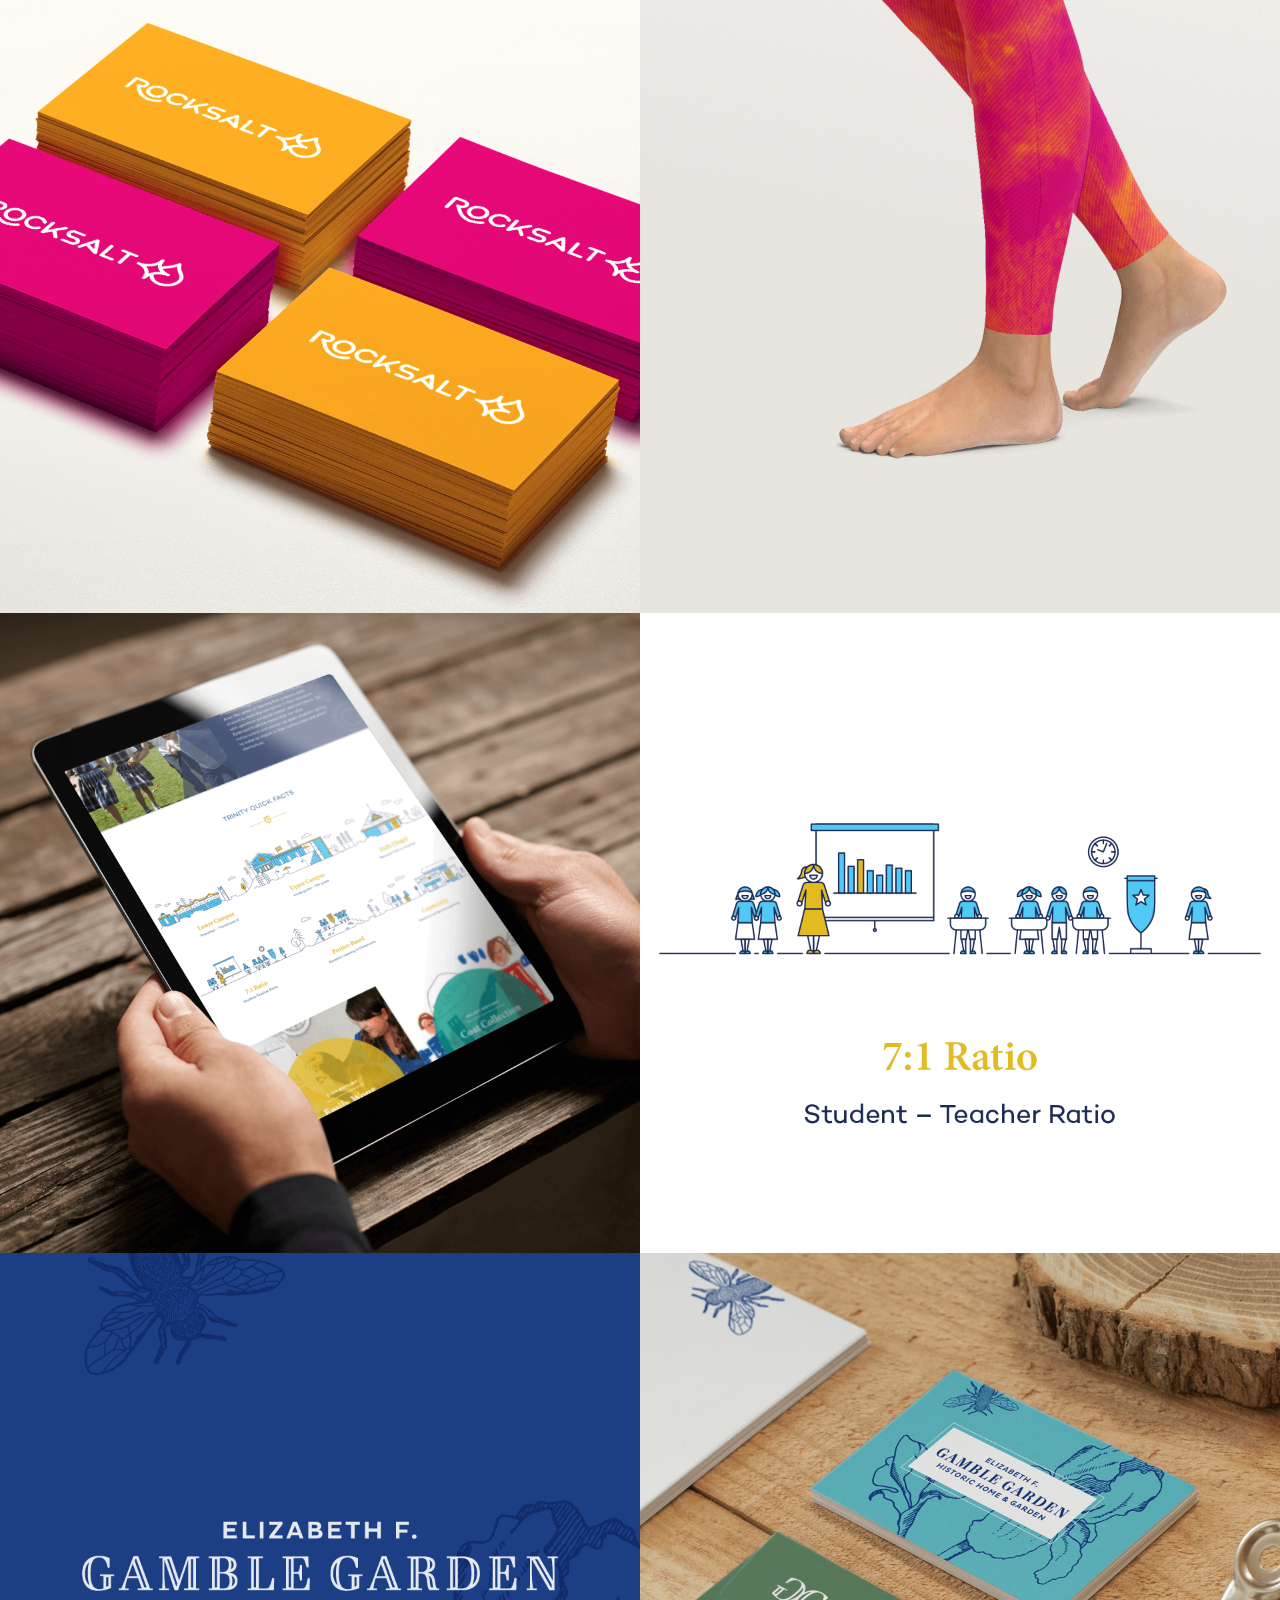
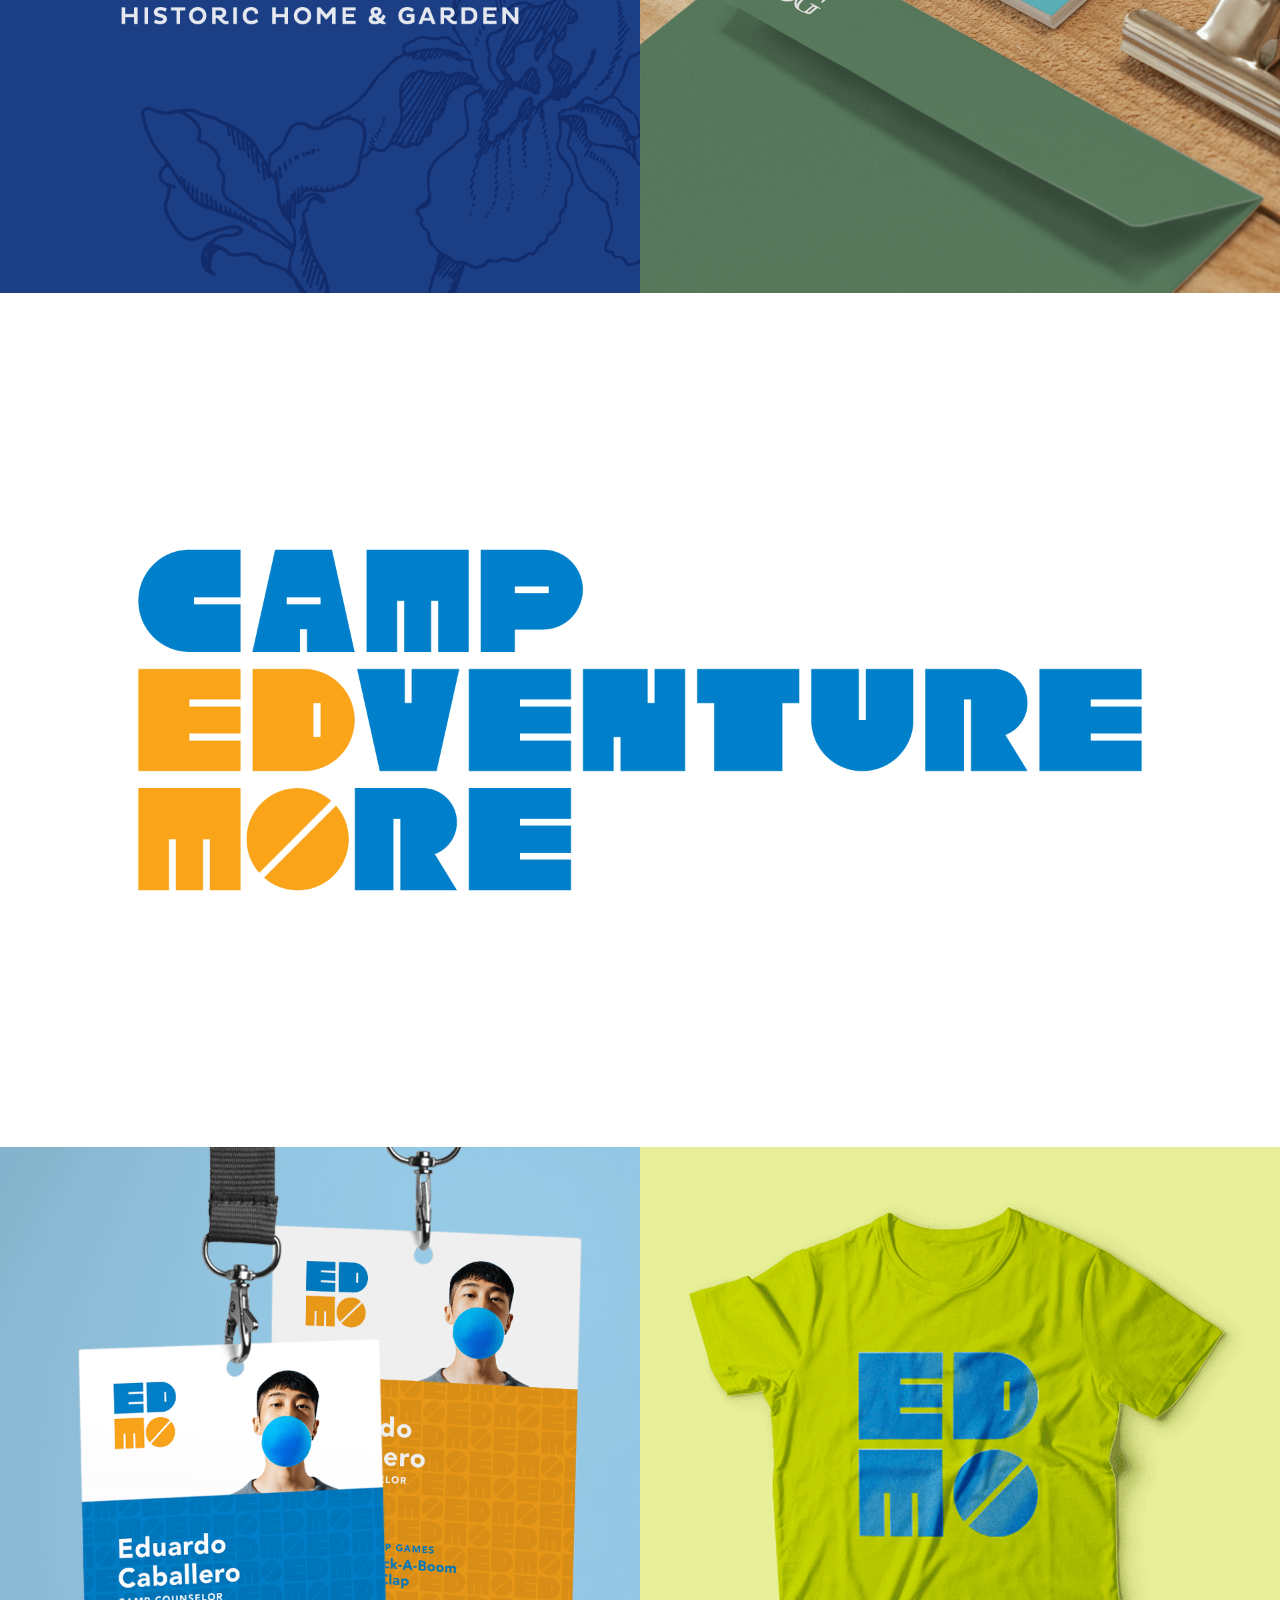
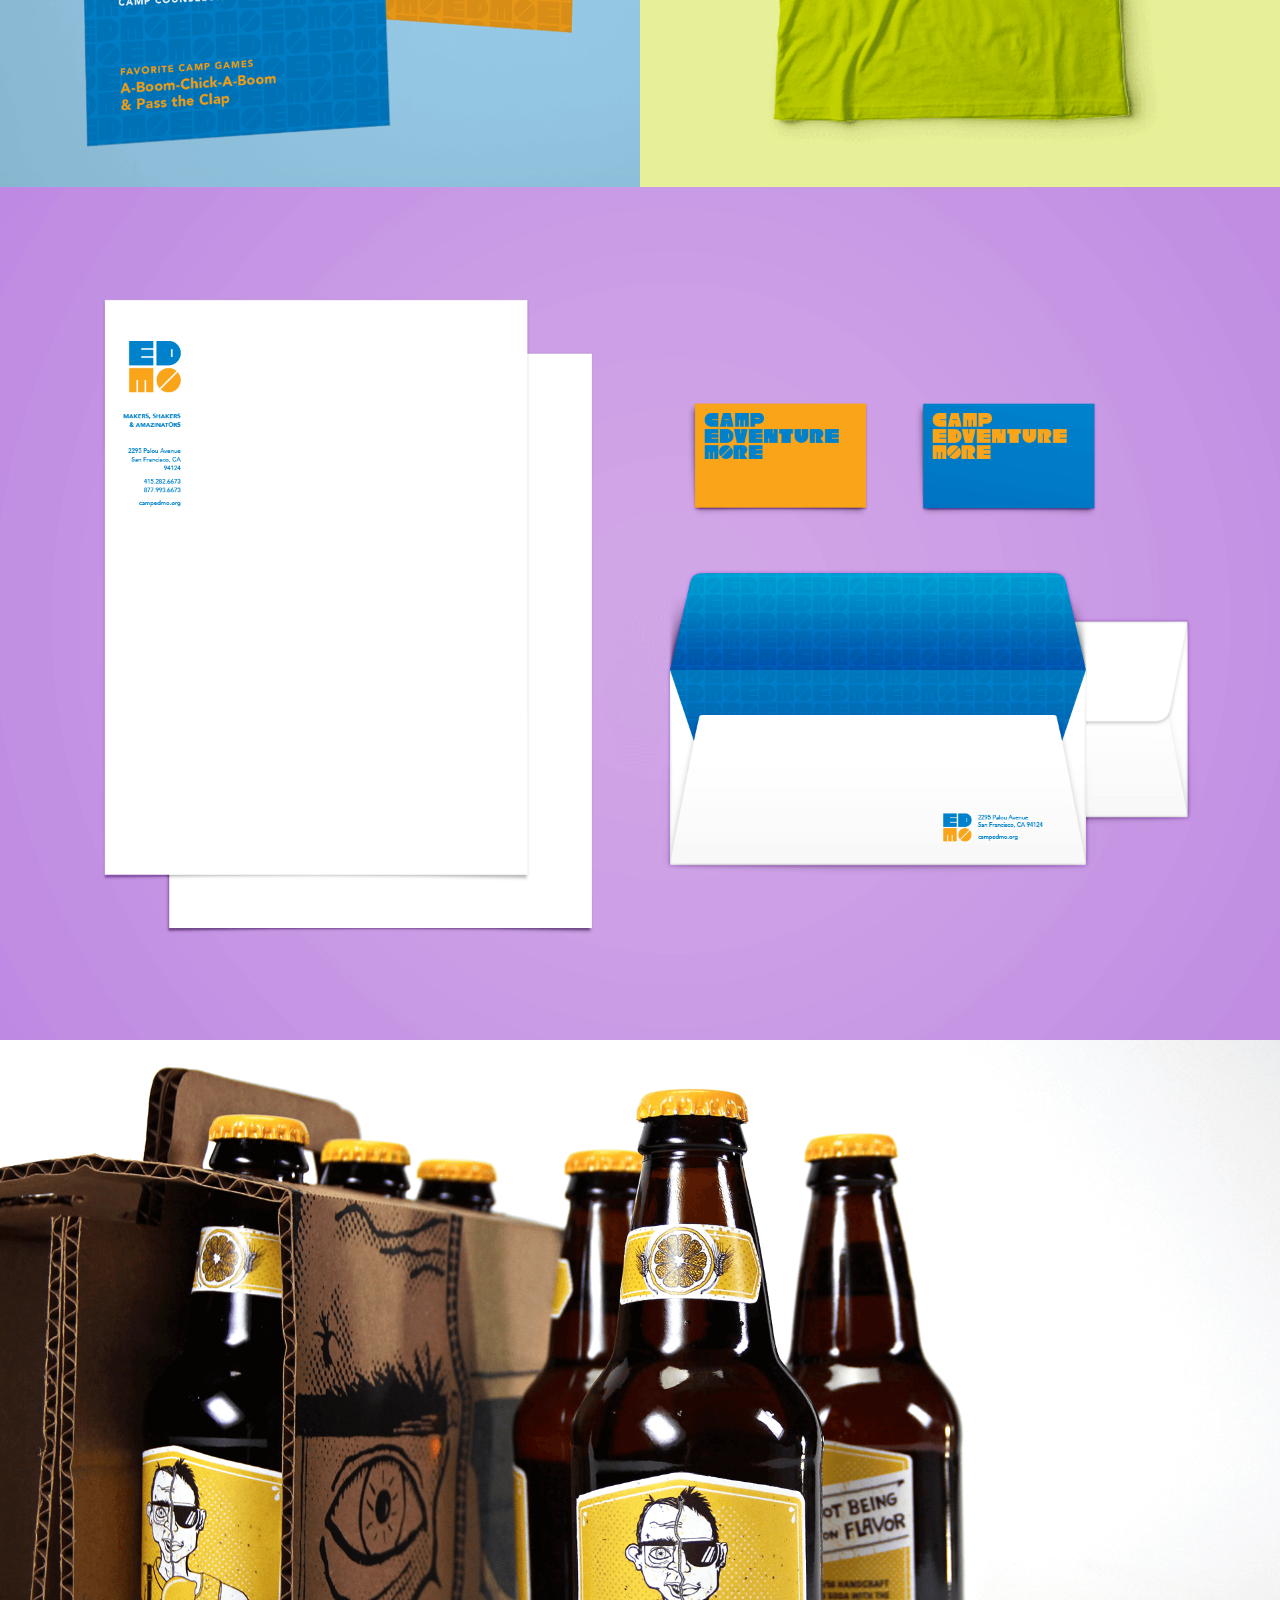
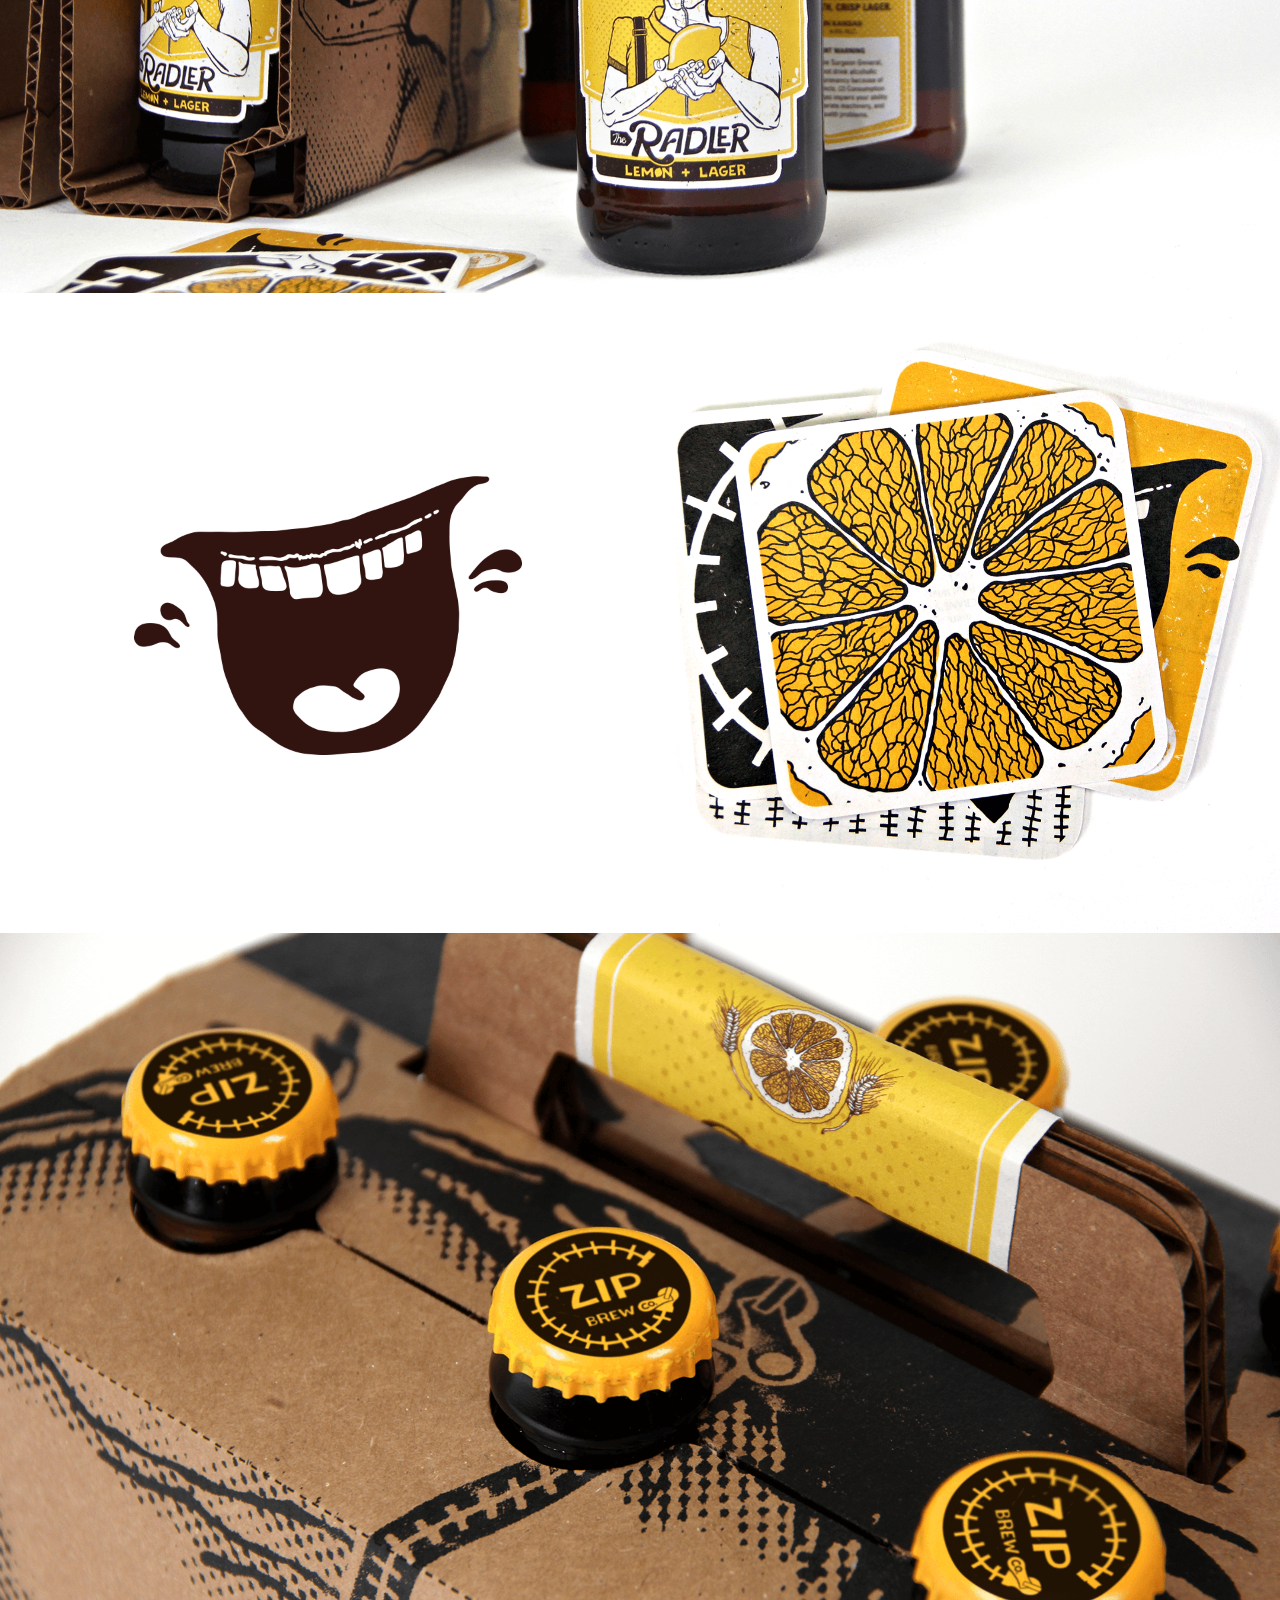
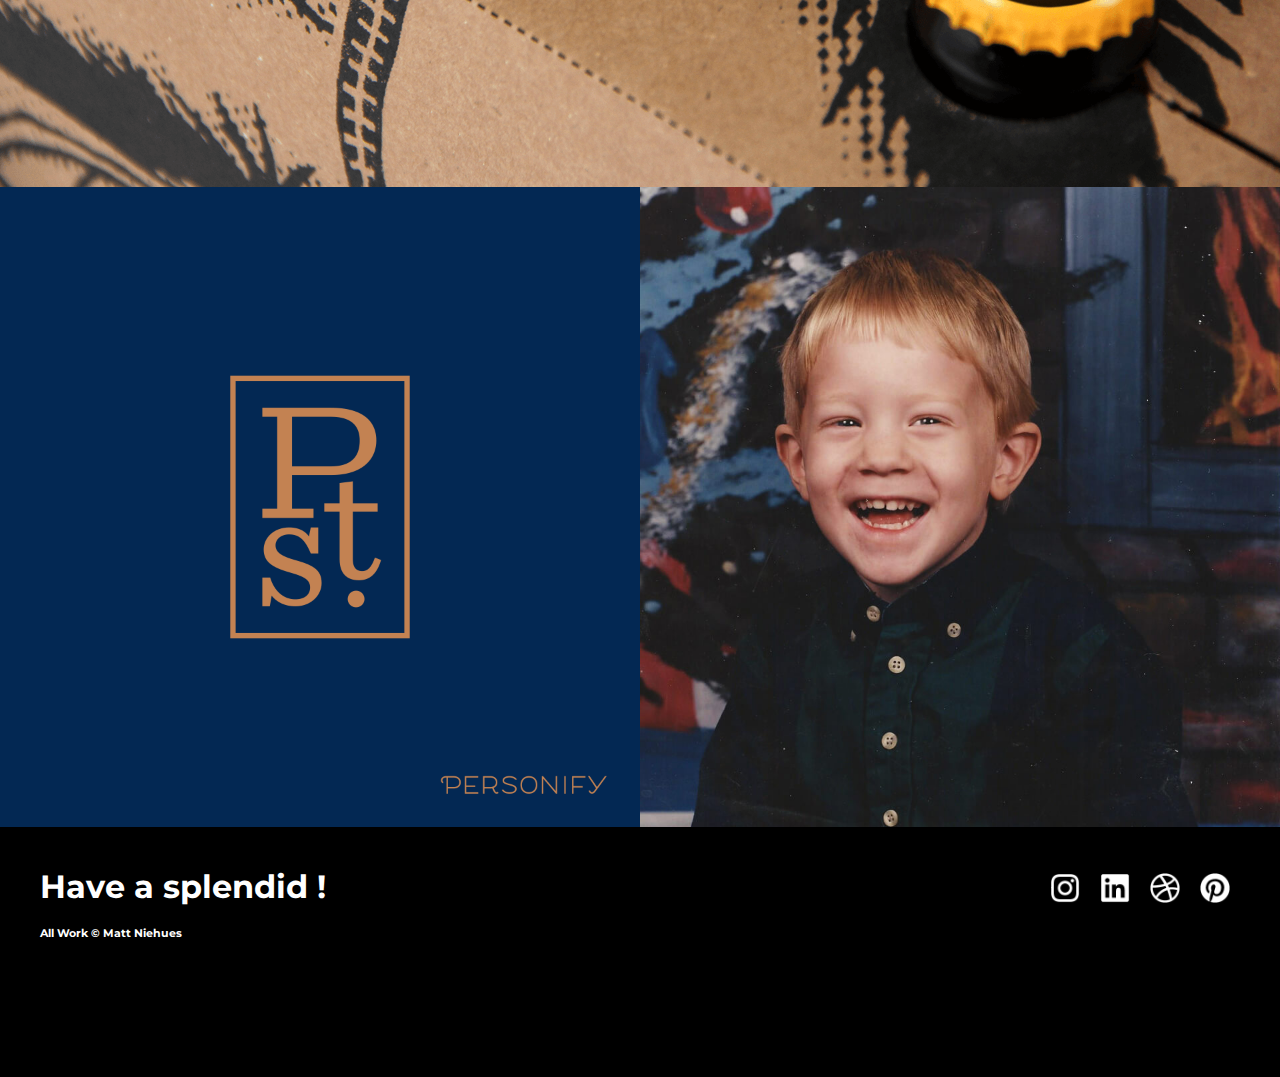
<file: v1/index.html>
<!DOCTYPE html>
<html lang="en">
<head>
  <meta charset="utf-8">
  <title>Matt Niehues</title>
  <meta name="description" content="Matt Niehues is a San Francisco Bay Area based multidisciplinary designer and creative problem solver. This is his portfolio.">
  <meta name="viewport" content="width=device-width, initial-scale=1">
  <link rel="stylesheet" href="css/normalize.css">
  <link rel="stylesheet" href="css/styles.css">
  <link rel="shortcut icon" href="images/icons/favicon.ico" type="image/x-icon">
  <link rel="icon" href="images/icons/favicon.ico" type="image/x-icon">
  <link href="https://fonts.googleapis.com/css?family=Montserrat" rel="stylesheet">

</head>
  <body>

    <header class="col-1-1">
      <ul class="nav">
        <li><a id="about" href="#">About</a></li>
        <li><a id="contact" href="#">Contact</a></li>
      </ul>
      <div class="wrapper">
        <h1 id="home">Matt Niehues</h1>
        <div class="home">
          <h3>I am a San Francisco Bay Area based multidisciplinary designer and creative problem solver.</h3>
          <h3>Here are some things I have made.</h3>
        </div>
        <div class="about">
          <h3>I am currently making design magic at <a href="https://www.personify.us/" target="_blank">PERSONIFY</a>.</h3>
          <h3>When not pushing pixels, I am out exploring the west coast, eating my way through San Francisco, and buying myself cool socks. I enjoy traveling and unwinding on my family’s Midwest farm.</h3>
        </div>
        <div class="contact">
          <h3>Hello! Please send virtual high-fives, emojis, and general inquiry to <a class="selected" href="mailto:hello@niehuesmatt.com">hello@niehuesmatt.com</a>.</h3>
          <ul class="social">
            <li><a href="https://www.instagram.com/matt_kneehouse/" target="_blank"><img class="swap" data-bw="images/icons/instagram.png" data-c="images/icons/instagram_c.png" src="images/icons/instagram.png"></a></li>
            <li><a href="https://www.linkedin.com/in/maniehues" target="_blank"><img class="swap" data-bw="images/icons/linkedIn.png" data-c="images/icons/linkedIn_c.png" src="images/icons/linkedIn.png"></a></li>
            <li><a href=" https://dribbble.com/mattniehues" target="_blank"><img class="swap" data-bw="images/icons/dribbble.png" data-c="images/icons/dribbble_c.png" src="images/icons/dribbble.png"></a></li>
            <li><a href="https://www.pinterest.com/matt7263/" target="_blank"><img class="swap" data-bw="images/icons/pinterest.png" data-c="images/icons/pinterest_c.png" src="images/icons/pinterest.png"></a></li>
          </ul>
        </div>
      </div>
    </header>

    <!-- namesake -->
    <section class="col-1-2 image">
      <img src="images/Namesake/Namesake_1.png">
      <div class="rollover bg-namesake">
        <div class="wrapper">
          <h2>Logomark for Namesake Cheesecake</h2>
          <p>In order to appeal to a bigger target audience (think event planning), Namesake needed a crisp, elegant logo to serve up with their family’s secret recipe cheesecake.</p>
        </div>
      </div>
    </section>
    <section class="col-1-2 image">
      <img src="images/Namesake/Namesake_2.png">
      <div class="rollover bg-namesake">
        <div class="wrapper">
          <h2>Cheesecake Slice Box</h2>
          <p>A piece of perfection.</p>
        </div>
      </div>
    </section>
    <section class="col-1-1 image">
      <img src="images/Namesake/Namesake_3.png">
      <div class="rollover bg-namesake">
        <div class="wrapper">
          <h2>Punch cards</h2>
          <p>Who doesn't like free cheesecake? Logotype also pictured here.</p>
        </div>
      </div>
    </section>

    <!-- alkalign -->
    <section class="col-1-2 image">
      <img src="images/Alkalign/Alkalign_1.png">
      <div class="rollover bg-alkalign">
        <div class="wrapper">
          <h2>Alkalign Logomark</h2>
          <p>Alkalign is a barre fitness studio based on the principles of strength, alignment and nutrition. Their manifesto encourages clients to find their own personal balance; “We practice what is proven but believe forward motion brings stability.” From there we set out to create a bold mark that represents this message.</p>
          <p>Designed at <a href="https://www.personify.us/portfolio/alkalign-studios/" target="_blank">Personify</a>.</p>
        </div>
      </div>
    </section>
    <section class="col-1-2 image">
      <img src="images/Alkalign/Alkalign_2.png">
      <div class="rollover bg-alkalign">
        <div class="wrapper">
          <h2>Signage</h2>
          <p>As Alkalign rolls out its effective workout throughout the country, we’ve worked closely with studio owners to carry through the brand’s image, voice and values. Irvine, California studio shown here.</p>
        </div>
      </div>
    </section>
    <section class="col-1-2 image">
      <img src="images/Alkalign/Alkalign_3.png">
      <div class="rollover bg-alkalign">
        <div class="wrapper">
          <h2>A Sliver of the Branding Process</h2>
          <p>Shown here in my sketchbook is the first sketch of Alkalign’s logo.</p>
          <p>Designed at <a href="https://www.personify.us/portfolio/alkalign-studios/" target="_blank">Personify</a>.</p>
        </div>
      </div>
    </section>
    <section class="col-1-2 image">
      <img src="images/Alkalign/Alkalign_4.gif">
      <div class="rollover bg-alkalign">
        <div class="wrapper">
          <h2>Workout Gear</h2>
          <p>Brand apparel was created to help spread the word about Alkalign’s rebrand and evolving class offerings. We wanted to their gear to be comfortable to workout in yet stylish to wear casually outside the studio.</p>
          <p>Designed at <a href="https://www.personify.us/portfolio/alkalign-studios/" target="_blank">Personify</a>.</p>
        </div>
      </div>
    </section>
    <section class="col-1-1 image">
      <img src="images/Alkalign/Alkalign_5.png">
      <div class="rollover bg-alkalign">
        <div class="wrapper">
          <h2>Inside the Studio</h2>
          <p>Each studio has a signature water wall to soothe clients and to remind them to find their own dynamic balance.</p>
          <p>Designed at <a href="https://www.personify.us/portfolio/alkalign-studios/" target="_blank">Personify</a>.</p>
        </div>
      </div>
    </section>

    <!-- paramo -->
    <section class="col-1-1 image">
      <img src="images/Paramo/Paramo_1.png">
      <div class="rollover bg-paramo">
        <div class="wrapper">
          <h2>Paramo Coffee Packaging</h2>
          <p>Paramo wanted consumers to recognize their distinct coffee roasts. Vintage illustrations were used to capture the different flavor experiences and to set them apart in a saturated market.</p>
          <p>Branding and visual direction established by designer/friend <a href="http://www.ryanbosse.com/#/paramo-coffee-company/" target="_blank">Ryan Bosse</a>.</p>
        </div>
      </div>
    </section>

    <!-- rocksalt -->
    <section class="col-1-1 image">
      <img src="images/RockSalt/RockSalt_1.gif">
      <div class="rollover bg-rocksalt">
        <div class="wrapper">
          <h2>RockSalt Naming &amp; Logo</h2>
          <p>Rocksalt was born from Master Pilates Instructor, Adrian Ramirez’s upbeat, cardio intensive approach to the traditional Pilates practice. The logotype hints at the dynamic poses and stretches taught in class.</p>
          <p>Designed at <a href="https://www.personify.us/" target="_blank">Personify</a>.</p>
        </div>
      </div>
    </section>
    <section class="col-1-1">
      <div class="col-1-2">
        <section class="col-1-1 image alt">
          <img src="images/RockSalt/RockSalt_2.png">
          <div class="rollover bg-rocksalt">
            <div class="wrapper">
              <h2>Branded Workout Apparel Concepts</h2>
              <p>Clients are unified behind a bold icon that juxtaposes a sparkle (“rock”) next to a sweat drop ("salt"). It was essential to create a versatile logo that can be used across an array of mediums.</p>
            </div>
          </div>
        </section>
        <section class="col-1-1 image alt">
          <img src="images/RockSalt/RockSalt_4.png">
          <div class="rollover bg-rocksalt">
            <div class="wrapper">
              <h2>Business Cards</h2>
              <p>Bright colors reinforce the energetic vibe of the studio and workout experience.</p>
            </div>
          </div>
        </section>
      </div>
      <div class="col-1-2 image" style="position: relative;">
        <img src="images/RockSalt/RockSalt_3.gif">
        <div class="rollover bg-rocksalt">
          <div class="wrapper">
            <h2>Branded Legging Concepts</h2>
            <p>Rocksalt clients are bold and spunky. We wanted that to show in their apparel.</p>
          </div>
        </div>
      </div>
    </section>

    <!-- trinity -->
    <section class="col-1-2 image">
      <img src="images/Trinity/Trinity_1.png">
      <div class="rollover bg-trinity">
        <div class="wrapper">
          <h2>Trinity School Quick Facts</h2>
          <p>The six core differentiators of Menlo Park’s Trinity School were transformed into visuals to create a stronger connection between the school and its audience.</p>
          <p>Designed at <a href="https://www.personify.us/portfolio/trinity-school/" target="_blank">Personify</a>.</p>
        </div>
      </div>
    </section>
    <section class="col-1-2 image">
      <img src="images/Trinity/Trinity_2.gif">
      <div class="rollover bg-trinity">
        <div class="wrapper">
          <h2>Detail Shots</h2>
           <p>The illustrations communicate to prospective parents/students that their child will feel empowered inside and outside the classroom.</p>
          <p>Designed at <a href="https://www.personify.us/portfolio/trinity-school/" target="_blank">Personify</a>.</p>
        </div>
      </div>
    </section>

    <!-- gamble -->
    <section class="col-1-2 image">
      <img src="images/GambleGarden/GambleGarden_1.png">
      <div class="rollover bg-gamble">
        <div class="wrapper">
          <h2>Gamble Garden Rebrand</h2>
          <p>A historic landmark of Palo Alto, Gamble Garden is an oasis of tranquility and beauty in heart of busy Silicon Valley. Playing off of the sights and sounds of the garden, we created a fresh look to attract tech-savvy visitors and bees alike.</p>
          <p>Designed at <a href="https://www.personify.us/portfolio/gamble-garden/" target="_blank">Personify</a>.</p>
        </div>
      </div>
    </section>
    <section class="col-1-2 image">
      <img src="images/GambleGarden/GambleGarden_2.png">
      <div class="rollover bg-gamble">
        <div class="wrapper">
          <h2>Stationery Set</h2>
          <p>The bearded iris is a mainstay of the new brand. Bred in honor of founder Elizabeth F. Gamble, this iris, along with other illustrated garden dwellers, are applied to stationery, website, and marketing materials. The garden was also a source of inspiration for color.</p>
          <p>Designed at <a href="https://www.personify.us/portfolio/gamble-garden/" target="_blank">Personify</a>.</p>
        </div>
      </div>
    </section>

    <!-- camp edmo -->
    <section class="col-1-1 image">
      <img src="images/EDMO/EDMO_1.png">
      <div class="rollover bg-edmo">
        <div class="wrapper">
          <h2>Camp EDMO Logo</h2>
          <p>After 10+ years of serving kids all across the Bay Area, Camp Edventure More needed to reposition itself. A new logo was created to appeal to those who may be interested in the maker/tech influenced summer programs. The name is often shortened down to EDMO — a nickname invented by veteran campers.</p>
          <p>Designed at <a href="https://www.personify.us/portfolio/camp-edmo/" target="_blank">Personify</a>.</p>
        </div>
      </div>
    </section>
    <section class="col-1-2 image">
      <img src="images/EDMO/EDMO_2.png">
      <div class="rollover bg-edmo">
        <div class="wrapper">
          <h2>Camp Counselor Name Badge Concepts</h2>
          <p>Name badges include not only fun pictures of the counselors but also their favorite EDMO camp game to break the ice and acclimate first time campers.</p>
        </div>
      </div>
    </section>
    <section class="col-1-2 image">
      <img src="images/EDMO/EDMO_3.gif">
      <div class="rollover bg-edmo">
        <div class="wrapper">
          <h2>Camp Gear</h2>
          <p>The EDMO color palette was expanded to help differentiate between the age specialized programs.</p>
          <p>Designed at <a href="https://www.personify.us/portfolio/camp-edmo/" target="_blank">Personify</a>.</p>
        </div>
      </div>
    </section>
    <section class="col-1-1 image">
      <img src="images/EDMO/EDMO_4.png">
      <div class="rollover bg-edmo">
        <div class="wrapper">
          <h2>Stationery Suite</h2>
          <p>The new identity now lives on various print and digital formats — just in time for their summer debut in the greater Sacramento area.</p>
          <p>Designed at <a href="https://www.personify.us/portfolio/camp-edmo/" target="_blank">Personify</a>.</p>
        </div>
      </div>
    </section>

    <!-- zip brew -->
    <section class="col-1-1 image">
      <img src="images/ZipBrew/ZipBrew_1.png">
      <div class="rollover bg-zipbrew">
        <div class="wrapper">
          <h2>Zip Brew Co.</h2>
          <p>Conceptualized around the idea of crafting flavorful beer mixtures, Zip Brew Co.’s story is told through whimsical illustrations of two unexpected characters being zipped together.</p>
          <p>Featured on <a href="http://www.ohbeautifulbeer.com/2013/07/zip-brew-co/" target="_blank">Oh Beautiful Beer</a>.</p>
        </div>
      </div>
    </section>
    <section class="col-1-2 image">
      <img src="images/ZipBrew/ZipBrew_3.gif">
      <div class="rollover bg-zipbrew">
        <div class="wrapper">
          <h2>Zip Bits</h2>
          <p>These fun bits are were created to help extend the brand and keep it visually exciting.</p>
          <p>Featured on <a href="http://www.ohbeautifulbeer.com/2013/07/zip-brew-co/" target="_blank">Oh Beautiful Beer</a>.</p>
        </div>
      </div>
    </section>
    <section class="col-1-2 image">
      <img src="images/ZipBrew/ZipBrew_2.png">
      <div class="rollover bg-zipbrew">
        <div class="wrapper">
          <h2>The Coaster Set</h2>
          <p>These little beermats show the branding bits in action.</p>
          <p>Featured on <a href="http://www.ohbeautifulbeer.com/2013/07/zip-brew-co/" target="_blank">Oh Beautiful Beer</a>.</p>
        </div>
      </div>
    </section>
    <section class="col-1-1 image">
      <img src="images/ZipBrew/ZipBrew_4.png">
      <div class="rollover bg-zipbrew">
        <div class="wrapper">
          <h2>[Zip Brew] Detail of Packaging</h2>
          <p>The packaging consist of one continuous piece of recycled cardboard. The screen-printed packaging utilizes the weight of the bottles themselves to secure their place, which provides greater reinforcement during transportation compared to conventional beer packaging.</p>
          <p>Featured on <a href="http://www.ohbeautifulbeer.com/2013/07/zip-brew-co/" target="_blank">Oh Beautiful Beer</a>.</p>
        </div>
      </div>
    </section>

    <!-- Logos&Marks -->
    <section class="col-1-2 image">
      <img src="images/Logos&Marks/Matt_MiscLogosMarks_Gifs_v1.gif">
      <div class="rollover bg-marks">
        <div class="wrapper">
          <h2>Misc Logos &amp; Marks</h2>
          <p>Here’s a handful of logos/marks living and not living in the wild.</p>
          <p>Logos designed at <a href="https://www.personify.us/" target="_blank">Personify</a> are indicated.</p>
        </div>
      </div>
    </section>
    <section class="col-1-2 image">
      <img src="images/Logos&Marks/Matt_Web_SqPlaceholder_v1.jpg">
      <div class="rollover bg-marks">
        <div class="wrapper">
          <h2>More Work Coming Soon</h2>
          <p>In the meantime, enjoy this photo of a happy little Matt (circa 1995). I don't cut my own hair anymore.</p>
        </div>
      </div>
    </section>

    <footer class="col-1-1">
      <div class="wrapper">
        <h1>Have a splendid <span class="day"></span>!</h1>
        <ul class="social">
          <li><a href="https://www.instagram.com/matt_kneehouse/" target="_blank"><img class="swap" data-bw="images/icons/instagram.png" data-c="images/icons/instagram_c.png" src="images/icons/instagram.png"></a></li>
          <li><a href="https://www.linkedin.com/in/maniehues" target="_blank"><img class="swap" data-bw="images/icons/linkedIn.png" data-c="images/icons/linkedIn_c.png" src="images/icons/linkedIn.png"></a></li>
          <li><a href=" https://dribbble.com/mattniehues" target="_blank"><img class="swap" data-bw="images/icons/dribbble.png" data-c="images/icons/dribbble_c.png" src="images/icons/dribbble.png"></a></li>
          <li><a href="https://www.pinterest.com/matt7263/" target="_blank"><img class="swap" data-bw="images/icons/pinterest.png" data-c="images/icons/pinterest_c.png" src="images/icons/pinterest.png"></a></li>
        </ul>
        <h6>All Work © Matt Niehues</h6>
      </div>
    </footer>

    <script src="https://code.jquery.com/jquery-3.1.1.min.js" integrity="sha256-hVVnYaiADRTO2PzUGmuLJr8BLUSjGIZsDYGmIJLv2b8=" crossorigin="anonymous"></script>
    <script type="text/javascript">
      $(function() {

          if(window.mobilecheck()) {
            $('.rollover').click(
              function() {
                $( this ).toggleClass('active');
              }
            );
          }
          else {
            $('.rollover').hover(
              function() {
                $( this ).addClass('active');
              },
              function() {
                $( this ).removeClass('active');
              }
            );
          }

          var day = ["Sunday","Monday","Tuesday","Wednesday","Thursday","Friday","Saturday"][(new Date()).getDay()];
          $('.day').text(day);

          $('#home').on('click', function() {
            $('#about').removeClass('selected');
            $('#contact').removeClass('selected');
            $('.home').show();
            $('.about').hide();
            $('.contact').hide();
          });

          $('#contact').on('click', function() {
            $('#about').removeClass('selected');
            $('#contact').addClass('selected');
            $('.home').hide();
            $('.about').hide();
            $('.contact').show();
          });

          $('#about').on('click', function() {
            $('#about').addClass('selected');
            $('#contact').removeClass('selected');
            $('.home').hide();
            $('.contact').hide();
            $('.about').show();
          });

          $('img.swap').hover(function () {
              this.src = $(this).data("c");
          }, function () {
              this.src = $(this).data("bw");
          });
          if (document.images) {
            img1 = new Image();
            img2 = new Image();
            img3 = new Image();
            img4 = new Image();

            img1.src = "http://niehuesmatt.com/images/icons/instagram_c.png";
            img2.src = "http://niehuesmatt.com/images/icons/linkedIn_c.png";
            img3.src = "http://niehuesmatt.com/images/icons/dribbble_c.png";
            img3.src = "http://niehuesmatt.com/images/icons/pinterest_c.png";
          }

      });

      window.mobilecheck = function() {
      var check = false;
      (function(a){if(/(android|bb\d+|meego).+mobile|avantgo|bada\/|blackberry|blazer|compal|elaine|fennec|hiptop|iemobile|ip(hone|od)|iris|kindle|lge |maemo|midp|mmp|mobile.+firefox|netfront|opera m(ob|in)i|palm( os)?|phone|p(ixi|re)\/|plucker|pocket|psp|series(4|6)0|symbian|treo|up\.(browser|link)|vodafone|wap|windows ce|xda|xiino/i.test(a)||/1207|6310|6590|3gso|4thp|50[1-6]i|770s|802s|a wa|abac|ac(er|oo|s\-)|ai(ko|rn)|al(av|ca|co)|amoi|an(ex|ny|yw)|aptu|ar(ch|go)|as(te|us)|attw|au(di|\-m|r |s )|avan|be(ck|ll|nq)|bi(lb|rd)|bl(ac|az)|br(e|v)w|bumb|bw\-(n|u)|c55\/|capi|ccwa|cdm\-|cell|chtm|cldc|cmd\-|co(mp|nd)|craw|da(it|ll|ng)|dbte|dc\-s|devi|dica|dmob|do(c|p)o|ds(12|\-d)|el(49|ai)|em(l2|ul)|er(ic|k0)|esl8|ez([4-7]0|os|wa|ze)|fetc|fly(\-|_)|g1 u|g560|gene|gf\-5|g\-mo|go(\.w|od)|gr(ad|un)|haie|hcit|hd\-(m|p|t)|hei\-|hi(pt|ta)|hp( i|ip)|hs\-c|ht(c(\-| |_|a|g|p|s|t)|tp)|hu(aw|tc)|i\-(20|go|ma)|i230|iac( |\-|\/)|ibro|idea|ig01|ikom|im1k|inno|ipaq|iris|ja(t|v)a|jbro|jemu|jigs|kddi|keji|kgt( |\/)|klon|kpt |kwc\-|kyo(c|k)|le(no|xi)|lg( g|\/(k|l|u)|50|54|\-[a-w])|libw|lynx|m1\-w|m3ga|m50\/|ma(te|ui|xo)|mc(01|21|ca)|m\-cr|me(rc|ri)|mi(o8|oa|ts)|mmef|mo(01|02|bi|de|do|t(\-| |o|v)|zz)|mt(50|p1|v )|mwbp|mywa|n10[0-2]|n20[2-3]|n30(0|2)|n50(0|2|5)|n7(0(0|1)|10)|ne((c|m)\-|on|tf|wf|wg|wt)|nok(6|i)|nzph|o2im|op(ti|wv)|oran|owg1|p800|pan(a|d|t)|pdxg|pg(13|\-([1-8]|c))|phil|pire|pl(ay|uc)|pn\-2|po(ck|rt|se)|prox|psio|pt\-g|qa\-a|qc(07|12|21|32|60|\-[2-7]|i\-)|qtek|r380|r600|raks|rim9|ro(ve|zo)|s55\/|sa(ge|ma|mm|ms|ny|va)|sc(01|h\-|oo|p\-)|sdk\/|se(c(\-|0|1)|47|mc|nd|ri)|sgh\-|shar|sie(\-|m)|sk\-0|sl(45|id)|sm(al|ar|b3|it|t5)|so(ft|ny)|sp(01|h\-|v\-|v )|sy(01|mb)|t2(18|50)|t6(00|10|18)|ta(gt|lk)|tcl\-|tdg\-|tel(i|m)|tim\-|t\-mo|to(pl|sh)|ts(70|m\-|m3|m5)|tx\-9|up(\.b|g1|si)|utst|v400|v750|veri|vi(rg|te)|vk(40|5[0-3]|\-v)|vm40|voda|vulc|vx(52|53|60|61|70|80|81|83|85|98)|w3c(\-| )|webc|whit|wi(g |nc|nw)|wmlb|wonu|x700|yas\-|your|zeto|zte\-/i.test(a.substr(0,4))) check = true;})(navigator.userAgent||navigator.vendor||window.opera);
      return check;
    };
    </script>

    <script>
      (function(i,s,o,g,r,a,m){i['GoogleAnalyticsObject']=r;i[r]=i[r]||function(){
      (i[r].q=i[r].q||[]).push(arguments)},i[r].l=1*new Date();a=s.createElement(o),
      m=s.getElementsByTagName(o)[0];a.async=1;a.src=g;m.parentNode.insertBefore(a,m)
      })(window,document,'script','https://www.google-analytics.com/analytics.js','ga');

      ga('create', 'UA-40295612-2', 'auto');
      ga('send', 'pageview');

    </script>

  </body>
</html>
</file>
<file: css/styles.css>
body {
	font-family: 'Montserrat', sans-serif;
}

.nav-arrows {
    background: #000;
    position: fixed;
    bottom: 30px;
    right: 0;
    z-index: 99;
    width: 56px;
    cursor: pointer;
    height: 100px;
}

.nav-arrows img {
	width: 40px;
    margin-left: 8px;
    margin-top: 5px;
}

header, footer {
	background: #000;
	color: #fff;
	overflow: hidden;
}

.description {
	overflow: hidden;
	background: #000;
	color: #fff;
}

.description h3 {
	padding-top: 35px;
}

.description h4 {
	margin: 0;
}

.separator {
	padding: 0 40px;
	background: #000;
	clear: both;
}
.white-line {
	background: white;
	height: 10px;
}

header h1 {
	letter-spacing: -1px;
}

header .about,
header .contact {
	display: none;
}

header #home {
	cursor: pointer;
	display: inline-block;
}

.popup {
	position: absolute;
    margin: auto;
    left: 0;
    right: 0;
    top: 100px;
}

a {
	color: #fff;
}

header li a {
	text-decoration: none;
}

ul.social {
	padding: 0;
}

.social li {
	list-style-type: none;
	float: left;
	margin-right: 20px;
}

.social li img {
	width: 30px;
}

a.selected {
	text-decoration: underline;
}

.wrapper {
	padding: 20px;
	overflow: hidden;
}

footer {
	position: relative;
}

section {
	position: relative;
}

.image img {
    width: 100%;
    display: block;
}

/* GRID */

*, *:after, *:before {
	-webkit-box-sizing: border-box;
	-moz-box-sizing: border-box;
	box-sizing: border-box;
}

[class*='col-'] {
	float: left;
	padding: 0px;
}

[class*='col-']:last-of-type {
	padding-right: 0px;
}

/* Grid */

.col-1-1 {
	width: 100%;
}

.col-3-4 {
	width: 75%;
}

.col-2-3 {
	width: 66.66%;
}

.col-1-2 {
	width: 50%;
}

.col-1-3 {
	width: 33.33%;
}

.col-3-5 {
	width: 65%;
	padding-right: 80px;
}

.col-2-5 {
	width: 35%;
	padding-right: 40px;
}


@media handheld, only screen and (max-width: 700px)  {

	html {
		-ms-text-size-adjust: none;
		-webkit-text-size-adjust: none;
	}

	body {
		padding: 0px;
	}

	[class*='col-'] {
		width: auto;
		float: none;
		margin-left: 0px;
		margin-right: 0px;
		margin-top: 0;
		margin-bottom: 0;
		padding-left: 0px;
		padding-right: 0px;
	}

	.hidden-mobile {
	    display: none !important;
	}

	.col-2-5 h3 {
		padding: 0;
		margin-top: -15px;
	}

	.separator {
		padding: 0 20px;
	}

	footer h6 {
		clear: both;
    	padding-top: 20px;
	}

}

@media handheld, only screen and (min-width: 700px)  {

	footer {
		min-height: 250px;
	}

	.wrapper {
		padding: 40px;
	}

	.nav {
		display: block;
		position: absolute;
		right: 30px;
		top: 30px;
	}

	.nav li {
		list-style-type: none;
		float: left;
		padding-right: 20px;
	}

	footer .social {
		float: right;
		top: 30px;
		right: 30px;
		position: absolute;
	}
}

/* text size */
@media handheld, only screen and (min-width: 700px)  {
	h2 {
		line-height: 30px;
	}
}

@media screen and (min-width: 701px) and (max-width: 900px) {
	p {
		line-height: 24px;
	}
}

@media screen and (min-width: 901px) and (max-width: 1100px) {
	h1 {
		font-size: 34px;
	}

	h3 {
		font-size: 22px;
		line-height: 32px;
	}

	h4 {
		font-size: 18px;
		line-height: 28px;
	}

	h2 {
		font-size: 30px;
	}

	p {
		font-size: 22px;
		line-height: 30px;
	}
}

@media screen and (min-width: 1101px) and (max-width: 1300px) {
	h1 {
		font-size: 36px;
	}

	h3 {
		font-size: 24px;
		line-height: 34px;
	}

	h4 {
		font-size: 20px;
		line-height: 30px;
	}

	h2 {
		font-size: 32px;
	}

	p {
		font-size: 24px;
		line-height: 32px;
	}
}

@media screen and (min-width: 1301px) {
	h1 {
		font-size: 38px;
	}

	h3 {
		font-size: 26px;
		line-height: 36px;
	}

	h4 {
		font-size: 20px;
		line-height: 30px;
	}

	h2 {
		font-size: 34px;
	}

	p {
		font-size: 26px;
		line-height: 36px;
	}
}
</file>
<file: v1/css/styles.css>
body {
	font-family: 'Montserrat', sans-serif;
}

/* colors */
.bg-namesake {
	background: #c9953c;
}
.bg-alkalign {
	background: #0072CE;
	color: #fff;
}
.bg-paramo {
	background: #f9f2ce;
}
.bg-rocksalt {
	background: #152269;
	color: #fff;
}
.bg-trinity {
	background: #59c9f2;
	color: #fff;
}
.bg-gamble {
	background: #1e4083;
	color: #fff;
}
.bg-edmo {
	background: #1482c7;
	color: #fff;
}
.bg-zipbrew {
	background: #fcd333;
	color: #000;
}
.bg-marks {
	background: #000;
	color: #fff;
}

.rollover a {
	color: #fff;
	text-decoration: underline;
}

.rollover.bg-paramo a,
.rollover.bg-zipbrew a {
	color: #000;
	text-decoration: underline;
}

header, footer {
	background: #000;
	color: #fff;
}

header h1 {
	letter-spacing: -1px;
}

header .about,
header .contact {
	display: none;
}

header #home {
	cursor: pointer;
}

header a {
	color: #fff;
}

header li a {
	text-decoration: none;
}

ul.social {
	padding: 0;
}

.social li {
	list-style-type: none;
	float: left;
	margin-right: 20px;
}

.social li img {
	width: 30px;
}

a.selected {
	text-decoration: underline;
}

.wrapper {
	padding: 20px;
}

.nav {
	display: none;
}

footer {
	position: relative;
}

section {
	position: relative;
}

.image img {
    width: 100%;
    display: block;
}

.rollover {
	opacity: 0;
	transition-duration: .5s;
	width: 100%;
	height: 100%;
	position: absolute;
	top: 0;
}
.rollover.active {
	opacity: 1;
}

section.col-1-1>.rollover>.wrapper {
	width: 49%
}
section.alt>.rollover>.wrapper {
	width: 100%
}

/* GRID */

*, *:after, *:before {
	-webkit-box-sizing: border-box;
	-moz-box-sizing: border-box;
	box-sizing: border-box;
}

[class*='col-'] {
	float: left;
	padding: 0px;
}

[class*='col-']:last-of-type {
	padding-right: 0px;
}

.grid {
	width: 100%;
	max-width: 750px;
	padding: 200px 50px;
	margin: 0 auto;
	overflow: hidden;
}

.grid:after {
	content: "";
	display: table;
	clear: both;
}

.grid-buffer {
	padding: 200px;
}

.right-pad {
	padding-right: 20px;
}

/* Grid */

.col-1-1 {
	width: 100%;
}

.col-3-4 {
	width: 75%;
}

.col-2-3 {
	width: 66.66%;
}

.col-1-2 {
	width: 50%;
}

.col-1-3 {
	width: 33.33%;
}

.col-1-4 {
	width: 25%;
}

.col-1-4_sidebar {
	width: 25%;
	padding-left: 50px;
}
.col-1-8 {
	width: 12.5%;
}

@media handheld, only screen and (max-width: 700px)  {

	html {
		-ms-text-size-adjust: none;
		-webkit-text-size-adjust: none;
	}

	body {
		padding: 0px;
	}

	.grid {
		width: 100%;
		min-width: 0;
		margin-left: 0px;
		margin-right: 0px;
		padding-left: 0px;
		padding-right: 0px;
	}

	[class*='col-'] {
		width: auto;
		float: none;
		margin-left: 0px;
		margin-right: 0px;
		margin-top: 0;
		margin-bottom: 0;
		padding-left: 0px;
		padding-right: 0px;
	}

	.grid-pad {
		padding: 20px 0 0 0;
	}

	.grid-pad > [class*='col-']:last-of-type {
		padding-right: 20px;
	}

	.hidden-mobile {
	    display: none !important;
	}

	section.col-1-1>.rollover>.wrapper {
		width: 100%
	}

	footer h6 {
		clear: both;
    	padding-top: 20px;
	}

}

@media handheld, only screen and (min-width: 700px)  {
	header {
		min-height: 400px;
	}

	footer {
		min-height: 250px;
	}

	header h1, header h3 {
		margin-bottom: 25px;
		max-width: 69%;
	}

	.wrapper {
		padding: 40px;
	}

	.nav {
		display: block;
		position: absolute;
		right: 30px;
		top: 30px;
	}

	.nav li {
		list-style-type: none;
		float: left;
		padding-right: 20px;
	}

	footer .social {
		float: right;
		top: 30px;
		right: 30px;
		position: absolute;
	}
}

/* text size */
@media handheld, only screen and (min-width: 700px)  {
	.rollover .h2 {
		line-height: 30px;
	}
}

@media screen and (min-width: 701px) and (max-width: 900px) {
	.rollover p {
		line-height: 24px;
	}
}

@media screen and (min-width: 901px) and (max-width: 1100px) {
	header h1 {
		font-size: 34px;
	}

	header h3 {
		font-size: 22px;
		line-height: 32px;
	}

	.rollover h2 {
		font-size: 30px;
	}

	.rollover p {
		font-size: 22px;
		line-height: 30px;
	}
}

@media screen and (min-width: 1101px) and (max-width: 1300px) {
	header h1 {
		font-size: 36px;
	}

	header h3 {
		font-size: 24px;
		line-height: 34px;
	}

	.rollover h2 {
		font-size: 32px;
	}

	.rollover p {
		font-size: 24px;
		line-height: 32px;
	}
}

@media screen and (min-width: 1301px) {
	header h1 {
		font-size: 38px;
	}

	header h3 {
		font-size: 26px;
		line-height: 36px;
	}

	.rollover h2 {
		font-size: 34px;
	}

	.rollover p {
		font-size: 26px;
		line-height: 36px;
	}
}
</file>
